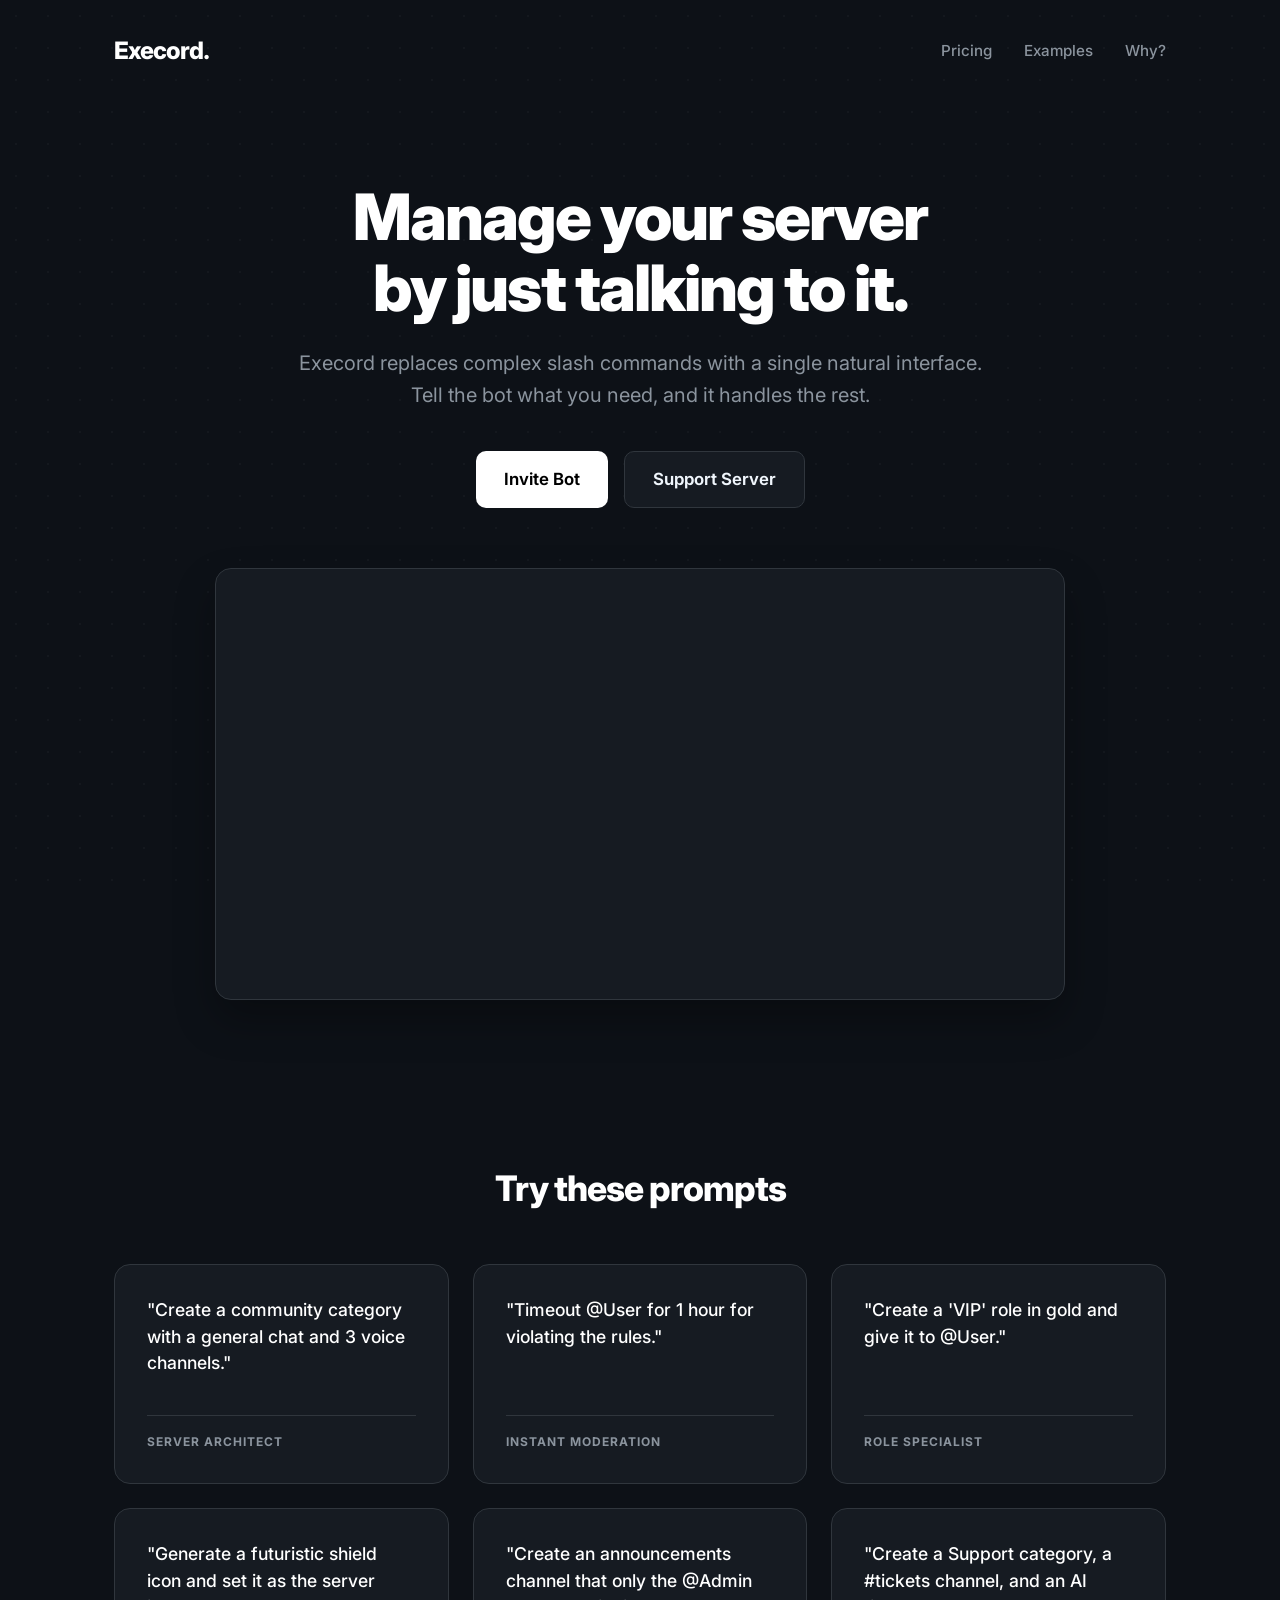
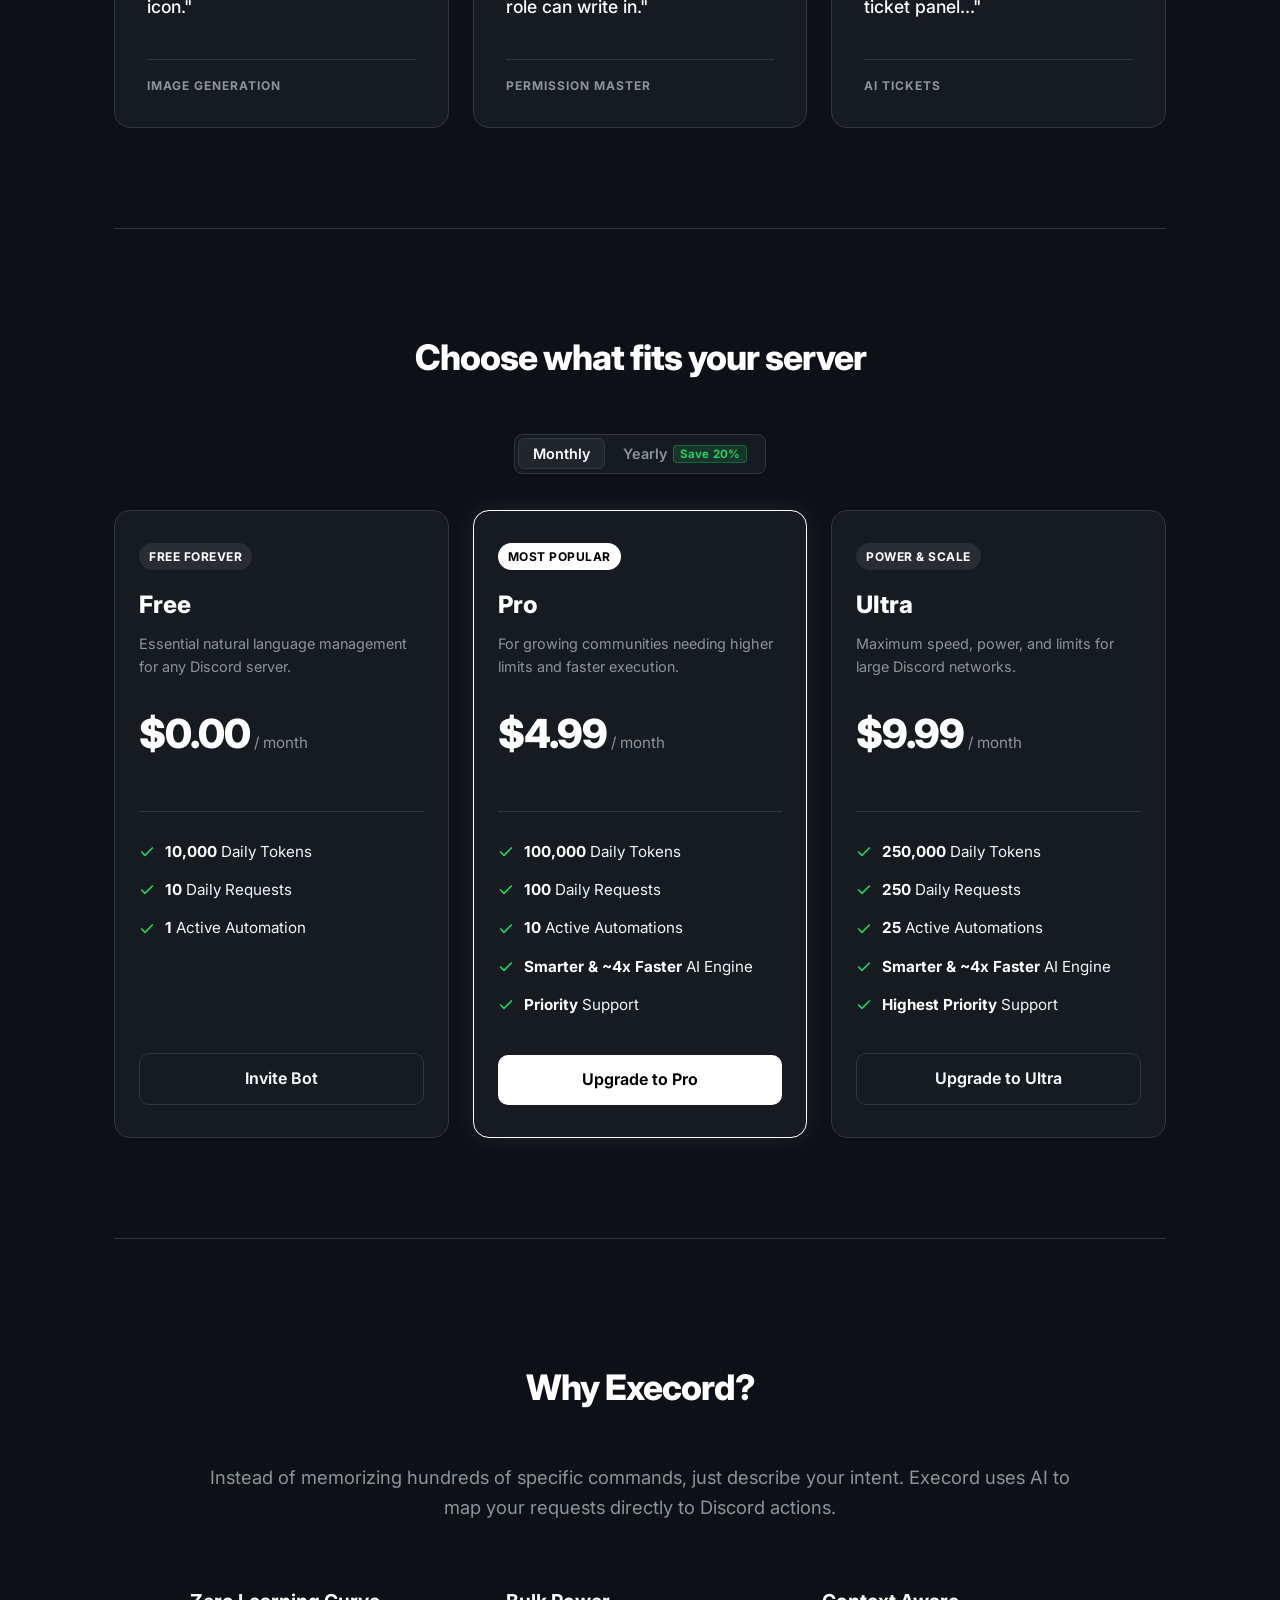
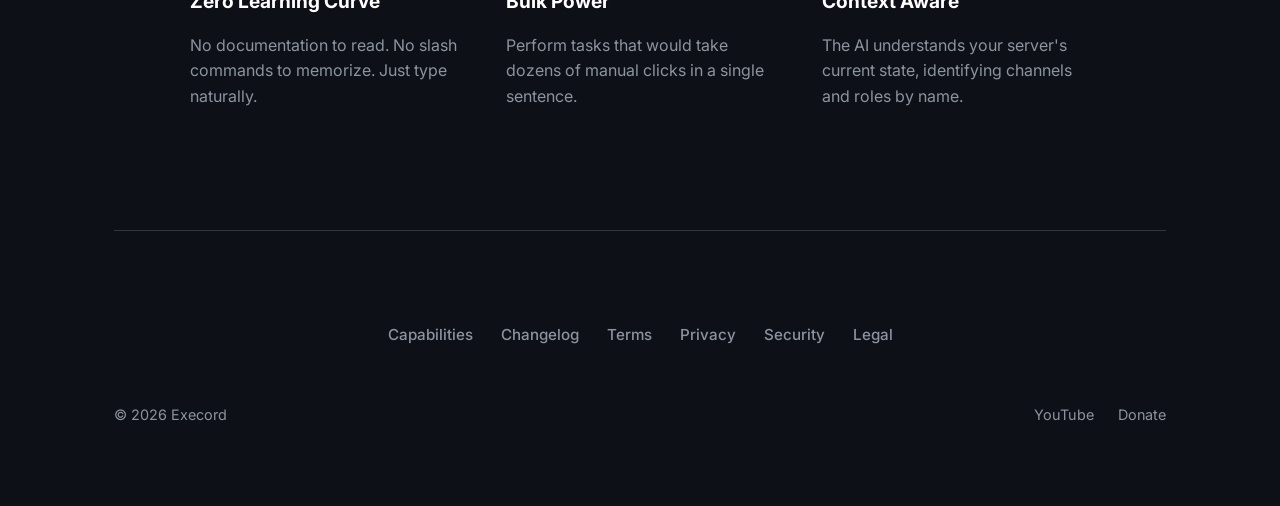
<file: index.html>
<!DOCTYPE html>
<html lang="en">

<head>
    <meta charset="UTF-8">
    <meta name="viewport" content="width=device-width, initial-scale=1.0">
    <title>Execord | Manage your Discord server with natural language</title>
    <meta name="description"
        content="Execord uses natural language to manage your Discord server. Create channels, manage roles, and moderate members by just asking.">
    <meta name="keywords"
        content="Discord automation, natural language Discord, server management, AI bot, Discord AI agent, automatic server setup">
    <link rel="canonical" href="https://ittology.github.io/Execord/">
    <link rel="describedby" href="llms.txt" type="text/markdown">

    <!-- Open Graph / Facebook / Discord Link Previews -->
    <meta property="og:type" content="website">
    <meta property="og:url" content="https://ittology.github.io/Execord/">
    <meta property="og:title" content="Execord | Manage your Discord server with natural language">
    <meta property="og:description"
        content="Replace complex slash commands with natural language. Create channels, manage roles, set permissions, and moderate members by just talking to your bot.">
    <meta property="og:image"
        content="https://cdn.discordapp.com/app-icons/1369325346465517609/af21a42389c4bff77c9f746a78cf100a.png">
    <meta property="og:site_name" content="Execord">

    <!-- Twitter Card metadata -->
    <meta name="twitter:card" content="summary_large_image">
    <meta name="twitter:title" content="Execord | AI Discord Server Automation">
    <meta name="twitter:description"
        content="Manage your Discord server using natural language prompts. Fast, intelligent, and effortless.">
    <meta name="twitter:image"
        content="https://cdn.discordapp.com/app-icons/1369325346465517609/af21a42389c4bff77c9f746a78cf100a.png">

    <!-- Structured Data (Schema.org) for Search Engines & LLM Crawlers -->
    <script type="application/ld+json">
    {
      "@context": "https://schema.org",
      "@graph": [
        {
          "@type": "SoftwareApplication",
          "name": "Execord",
          "operatingSystem": "Discord",
          "applicationCategory": "UtilitiesApplication",
          "url": "https://ittology.github.io/Execord/",
          "image": "https://cdn.discordapp.com/app-icons/1369325346465517609/af21a42389c4bff77c9f746a78cf100a.png",
          "description": "An AI-powered Discord agent that allows server admins to manage channels, roles, permissions, and moderation using natural language.",
          "offers": {
            "@type": "Offer",
            "price": "0",
            "priceCurrency": "USD"
          }
        },
        {
          "@type": "FAQPage",
          "mainEntity": [
            {
              "@type": "Question",
              "name": "What is Execord?",
              "acceptedAnswer": {
                "@type": "Answer",
                "text": "Execord is an AI agent for Discord that lets you manage your server using plain natural language instead of memorizing slash commands."
              }
            },
            {
              "@type": "Question",
              "name": "How do I execute commands with Execord?",
              "acceptedAnswer": {
                "@type": "Answer",
                "text": "Use the /execute command followed by your natural language request, for example: /execute create a community category with a general chat and 3 voice channels."
              }
            },
            {
              "@type": "Question",
              "name": "What permissions does Execord need?",
              "acceptedAnswer": {
                "@type": "Answer",
                "text": "Execord requires Administrator permissions on your Discord server to manage channels, roles, permissions, and moderation actions autonomously."
              }
            }
          ]
        }
      ]
    }
    </script>

    <link rel="icon" type="image/png"
        href="https://cdn.discordapp.com/app-icons/1369325346465517609/af21a42389c4bff77c9f746a78cf100a.png">
    <link rel="preconnect" href="https://fonts.googleapis.com">
    <link rel="preconnect" href="https://fonts.gstatic.com" crossorigin>
    <link href="https://fonts.googleapis.com/css2?family=Inter:wght@400;500;600;700;800&display=swap" rel="stylesheet">
    <link rel="stylesheet" href="assets/style.css">
</head>

<body>
    <div class="loader-bar"></div>
    <div class="dot-grid"></div>

    <div class="container">
        <header>
            <nav aria-label="Main Navigation">
                <a href="#" class="brand" aria-label="Execord Home">Execord.</a>
                <div class="nav-links">
                    <a href="#pricing" class="nav-link">Pricing</a>
                    <a href="#examples" class="nav-link">Examples</a>
                    <a href="#why" class="nav-link">Why?</a>
                </div>
            </nav>
        </header>

        <main>
            <!-- Hero -->
            <section class="hero" aria-labelledby="hero-title">
                <h1 id="hero-title">Manage your server<br>by just talking to it.</h1>
                <p class="subtitle">Execord replaces complex slash commands with a single natural interface. Tell the
                    bot what you need, and it handles the rest.</p>

                <div class="action-buttons">
                    <a href="https://top.gg/bot/1369325346465517609/invite" target="_blank" rel="noopener"
                        class="btn btn-primary" aria-label="Invite Execord to your server">
                        Invite Bot
                    </a>
                    <a href="https://discord.gg/BBJTAsd8jy" target="_blank" rel="noopener" class="btn btn-secondary">
                        Support Server
                    </a>
                </div>

                <div class="video-showcase">
                    <video autoplay muted loop playsinline>
                        <source src="demo.mp4" type="video/mp4">
                    </video>
                </div>
            </section>

            <!-- Examples -->
            <section id="examples" class="examples-section" aria-labelledby="examples-title">
                <h2 id="examples-title" class="section-title">Try these prompts</h2>
                <div class="examples-grid">
                    <article class="example-card">
                        <p class="example-prompt">"Create a community category with a general chat and 3 voice
                            channels."</p>
                        <div class="example-tag">Server Architect</div>
                    </article>
                    <article class="example-card">
                        <p class="example-prompt">"Timeout @User for 1 hour for violating the rules."</p>
                        <div class="example-tag">Instant Moderation</div>
                    </article>
                    <article class="example-card">
                        <p class="example-prompt">"Create a 'VIP' role in gold and give it to @User."</p>
                        <div class="example-tag">Role Specialist</div>
                    </article>
                    <article class="example-card">
                        <p class="example-prompt">"Generate a futuristic shield icon and set it as the server icon."</p>
                        <div class="example-tag">Image Generation</div>
                    </article>
                    <article class="example-card">
                        <p class="example-prompt">"Create an announcements channel that only the @Admin role can write
                            in."</p>
                        <div class="example-tag">Permission Master</div>
                    </article>
                    <article class="example-card"
                        data-full-prompt="Create a 'Support' category, a #tickets channel, and an AI ticket panel with instructions: 'Verification happens in #verify. For partnerships and member reports, tell users to wait for staff.'">
                        <p class="example-prompt">"Create a Support category, a #tickets channel, and an AI ticket
                            panel..."</p>
                        <div class="example-tag">AI Tickets</div>
                    </article>
                </div>
            </section>

            <!-- Pricing -->
            <section id="pricing" class="pricing-section" aria-labelledby="pricing-title">
                <h2 id="pricing-title" class="section-title">Choose what fits your server</h2>

                <!-- Billing Toggle -->
                <div class="pricing-toggle-container">
                    <div class="pricing-toggle-wrapper" role="radiogroup" aria-label="Billing frequency">
                        <button type="button" class="pricing-toggle-btn active" id="toggle-monthly" aria-checked="true"
                            role="radio">
                            Monthly
                        </button>
                        <button type="button" class="pricing-toggle-btn" id="toggle-yearly" aria-checked="false"
                            role="radio">
                            Yearly <span class="toggle-save-badge">Save 20%</span>
                        </button>
                    </div>
                </div>

                <div class="pricing-grid">
                    <!-- Free Tier -->
                    <article class="pricing-card">
                        <div class="pricing-header">
                            <span class="pricing-badge">Free Forever</span>
                            <h3>Free</h3>
                            <p>Essential natural language management for any Discord server.</p>
                            <div class="pricing-price-wrapper">
                                <div class="pricing-price">
                                    <span class="amount">$0.00</span>
                                    <span class="period" data-monthly="/ month" data-yearly="/ year">/ month</span>
                                </div>
                                <div class="pricing-subtext">&nbsp;</div>
                            </div>
                        </div>
                        <ul class="pricing-features">
                            <li><svg viewBox="0 0 24 24" fill="none" stroke="currentColor" stroke-width="2.5"
                                    stroke-linecap="round" stroke-linejoin="round">
                                    <polyline points="20 6 9 17 4 12"></polyline>
                                </svg> <span><strong>10,000</strong> Daily Tokens</span></li>
                            <li><svg viewBox="0 0 24 24" fill="none" stroke="currentColor" stroke-width="2.5"
                                    stroke-linecap="round" stroke-linejoin="round">
                                    <polyline points="20 6 9 17 4 12"></polyline>
                                </svg> <span><strong>10</strong> Daily Requests</span></li>
                            <li><svg viewBox="0 0 24 24" fill="none" stroke="currentColor" stroke-width="2.5"
                                    stroke-linecap="round" stroke-linejoin="round">
                                    <polyline points="20 6 9 17 4 12"></polyline>
                                </svg> <span><strong>1</strong> Active Automation</span></li>
                        </ul>
                        <a href="https://top.gg/bot/1369325346465517609/invite" target="_blank" rel="noopener"
                            class="btn btn-secondary">Invite Bot</a>
                    </article>

                    <!-- Pro Tier (Featured) -->
                    <article class="pricing-card featured">
                        <div class="pricing-header">
                            <span class="pricing-badge">Most Popular</span>
                            <h3>Pro</h3>
                            <p>For growing communities needing higher limits and faster execution.</p>
                            <div class="pricing-price-wrapper">
                                <div class="pricing-price">
                                    <span class="amount" data-monthly="$4.99" data-yearly="$3.99">$4.99</span>
                                    <span class="period">/ month</span>
                                </div>
                                <div class="pricing-subtext" data-monthly="" data-yearly="billed $47.88 / year">&nbsp;
                                </div>
                            </div>
                        </div>
                        <ul class="pricing-features">
                            <li><svg viewBox="0 0 24 24" fill="none" stroke="currentColor" stroke-width="2.5"
                                    stroke-linecap="round" stroke-linejoin="round">
                                    <polyline points="20 6 9 17 4 12"></polyline>
                                </svg> <span><strong>100,000</strong> Daily Tokens</span></li>
                            <li><svg viewBox="0 0 24 24" fill="none" stroke="currentColor" stroke-width="2.5"
                                    stroke-linecap="round" stroke-linejoin="round">
                                    <polyline points="20 6 9 17 4 12"></polyline>
                                </svg> <span><strong>100</strong> Daily Requests</span></li>
                            <li><svg viewBox="0 0 24 24" fill="none" stroke="currentColor" stroke-width="2.5"
                                    stroke-linecap="round" stroke-linejoin="round">
                                    <polyline points="20 6 9 17 4 12"></polyline>
                                </svg> <span><strong>10</strong> Active Automations</span></li>
                            <li><svg viewBox="0 0 24 24" fill="none" stroke="currentColor" stroke-width="2.5"
                                    stroke-linecap="round" stroke-linejoin="round">
                                    <polyline points="20 6 9 17 4 12"></polyline>
                                </svg> <span><strong>Smarter &amp; ~4x Faster</strong> AI Engine</span></li>
                            <li><svg viewBox="0 0 24 24" fill="none" stroke="currentColor" stroke-width="2.5"
                                    stroke-linecap="round" stroke-linejoin="round">
                                    <polyline points="20 6 9 17 4 12"></polyline>
                                </svg> <span><strong>Priority</strong> Support</span></li>
                        </ul>
                        <a id="btn-pro-checkout" href="https://whop.com/checkout/plan_0x0g2aD8ZYln7" target="_blank"
                            rel="noopener" class="btn btn-primary"
                            data-monthly-href="https://whop.com/checkout/plan_0x0g2aD8ZYln7"
                            data-yearly-href="https://whop.com/checkout/plan_CXetM8QmaZhmC">Upgrade to Pro</a>
                    </article>

                    <!-- Ultra Tier -->
                    <article class="pricing-card">
                        <div class="pricing-header">
                            <span class="pricing-badge">Power &amp; Scale</span>
                            <h3>Ultra</h3>
                            <p>Maximum speed, power, and limits for large Discord networks.</p>
                            <div class="pricing-price-wrapper">
                                <div class="pricing-price">
                                    <span class="amount" data-monthly="$9.99" data-yearly="$7.99">$9.99</span>
                                    <span class="period">/ month</span>
                                </div>
                                <div class="pricing-subtext" data-monthly="" data-yearly="billed $95.88 / year">&nbsp;
                                </div>
                            </div>
                        </div>
                        <ul class="pricing-features">
                            <li><svg viewBox="0 0 24 24" fill="none" stroke="currentColor" stroke-width="2.5"
                                    stroke-linecap="round" stroke-linejoin="round">
                                    <polyline points="20 6 9 17 4 12"></polyline>
                                </svg> <span><strong>250,000</strong> Daily Tokens</span></li>
                            <li><svg viewBox="0 0 24 24" fill="none" stroke="currentColor" stroke-width="2.5"
                                    stroke-linecap="round" stroke-linejoin="round">
                                    <polyline points="20 6 9 17 4 12"></polyline>
                                </svg> <span><strong>250</strong> Daily Requests</span></li>
                            <li><svg viewBox="0 0 24 24" fill="none" stroke="currentColor" stroke-width="2.5"
                                    stroke-linecap="round" stroke-linejoin="round">
                                    <polyline points="20 6 9 17 4 12"></polyline>
                                </svg> <span><strong>25</strong> Active Automations</span></li>
                            <li><svg viewBox="0 0 24 24" fill="none" stroke="currentColor" stroke-width="2.5"
                                    stroke-linecap="round" stroke-linejoin="round">
                                    <polyline points="20 6 9 17 4 12"></polyline>
                                </svg> <span><strong>Smarter &amp; ~4x Faster</strong> AI Engine</span></li>
                            <li><svg viewBox="0 0 24 24" fill="none" stroke="currentColor" stroke-width="2.5"
                                    stroke-linecap="round" stroke-linejoin="round">
                                    <polyline points="20 6 9 17 4 12"></polyline>
                                </svg> <span><strong>Highest Priority</strong> Support</span></li>
                        </ul>
                        <a id="btn-ultra-checkout" href="https://whop.com/checkout/plan_fzmWCvSEBQgG6" target="_blank"
                            rel="noopener" class="btn btn-secondary"
                            data-monthly-href="https://whop.com/checkout/plan_fzmWCvSEBQgG6"
                            data-yearly-href="https://whop.com/checkout/plan_6p2Zw9GHG7nyS">Upgrade to Ultra</a>
                    </article>
                </div>
            </section>

            <!-- Why -->
            <section id="why" class="why-section" aria-labelledby="why-title">
                <div class="why-content">
                    <h2 id="why-title" class="section-title">Why Execord?</h2>
                    <p>Instead of memorizing hundreds of specific commands, just describe your intent. Execord uses AI
                        to map your requests directly to Discord actions.</p>
                    <div class="why-grid">
                        <div class="why-item">
                            <h4>Zero Learning Curve</h4>
                            <p>No documentation to read. No slash commands to memorize. Just type naturally.</p>
                        </div>
                        <div class="why-item">
                            <h4>Bulk Power</h4>
                            <p>Perform tasks that would take dozens of manual clicks in a single sentence.</p>
                        </div>
                        <div class="why-item">
                            <h4>Context Aware</h4>
                            <p>The AI understands your server's current state, identifying channels and roles by name.
                            </p>
                        </div>
                    </div>
                </div>
            </section>
        </main>

        <footer>
            <nav class="footer-nav" aria-label="Footer Navigation">
                <a href="FEATURES.html">Capabilities</a>
                <a href="CHANGELOG.html">Changelog</a>
                <a href="TERMS.html">Terms</a>
                <a href="PRIVACY.html">Privacy</a>
                <a href="SECURITY.html">Security</a>
                <a href="LEGAL.html">Legal</a>
            </nav>
            <div class="footer-content">
                <p>&copy; 2026 Execord</p>
                <div class="footer-links">
                    <a href="https://youtube.com/@ittology" target="_blank" rel="noopener">YouTube</a>
                    <a href="https://ko-fi.com/ittology" target="_blank" rel="noopener">Donate</a>
                </div>
            </div>
        </footer>
    </div>
    <script>
        document.querySelectorAll('.example-card').forEach(card => {
            card.style.cursor = 'pointer';
            card.title = 'Click to copy command';

            card.addEventListener('click', async () => {
                const promptElement = card.querySelector('.example-prompt');
                const tagElement = card.querySelector('.example-tag');

                let text = card.dataset.fullPrompt || promptElement.textContent.trim().replace(/\s+/g, ' ');
                if (text.startsWith('"') && text.endsWith('"')) {
                    text = text.substring(1, text.length - 1);
                }

                const command = `/execute prompt:${text}`;

                try {
                    await navigator.clipboard.writeText(command);

                    const originalTagText = tagElement.dataset.originalText || tagElement.textContent;
                    tagElement.dataset.originalText = originalTagText;

                    tagElement.textContent = 'Copied to clipboard!';
                    tagElement.style.color = '#23d160';

                    setTimeout(() => {
                        tagElement.textContent = originalTagText;
                        tagElement.style.color = '';
                    }, 2000);
                } catch (err) {
                    console.error('Failed to copy text:', err);
                }
            });
        });

        // Billing Toggle Logic (Monthly vs. Yearly)
        const toggleMonthly = document.getElementById('toggle-monthly');
        const toggleYearly = document.getElementById('toggle-yearly');

        if (toggleMonthly && toggleYearly) {
            const updateBillingPeriod = (isYearly) => {
                toggleMonthly.classList.toggle('active', !isYearly);
                toggleMonthly.setAttribute('aria-checked', (!isYearly).toString());
                toggleYearly.classList.toggle('active', isYearly);
                toggleYearly.setAttribute('aria-checked', isYearly.toString());

                // Update amounts
                document.querySelectorAll('.pricing-price .amount').forEach(el => {
                    if (el.dataset.monthly && el.dataset.yearly) {
                        el.textContent = isYearly ? el.dataset.yearly : el.dataset.monthly;
                    }
                });

                // Update periods
                document.querySelectorAll('.pricing-price .period').forEach(el => {
                    if (el.dataset.monthly && el.dataset.yearly) {
                        el.textContent = isYearly ? el.dataset.yearly : el.dataset.monthly;
                    }
                });

                // Update subtexts
                document.querySelectorAll('.pricing-subtext').forEach(el => {
                    if (el.dataset.yearly !== undefined) {
                        el.textContent = isYearly ? el.dataset.yearly : (el.dataset.monthly || '\u00A0');
                    }
                });

                // Update checkout buttons
                const btnPro = document.getElementById('btn-pro-checkout');
                if (btnPro && btnPro.dataset.monthlyHref && btnPro.dataset.yearlyHref) {
                    btnPro.href = isYearly ? btnPro.dataset.yearlyHref : btnPro.dataset.monthlyHref;
                }

                const btnUltra = document.getElementById('btn-ultra-checkout');
                if (btnUltra && btnUltra.dataset.monthlyHref && btnUltra.dataset.yearlyHref) {
                    btnUltra.href = isYearly ? btnUltra.dataset.yearlyHref : btnUltra.dataset.monthlyHref;
                }
            };

            toggleMonthly.addEventListener('click', () => updateBillingPeriod(false));
            toggleYearly.addEventListener('click', () => updateBillingPeriod(true));
        }
    </script>
</body>

</html>
</file>
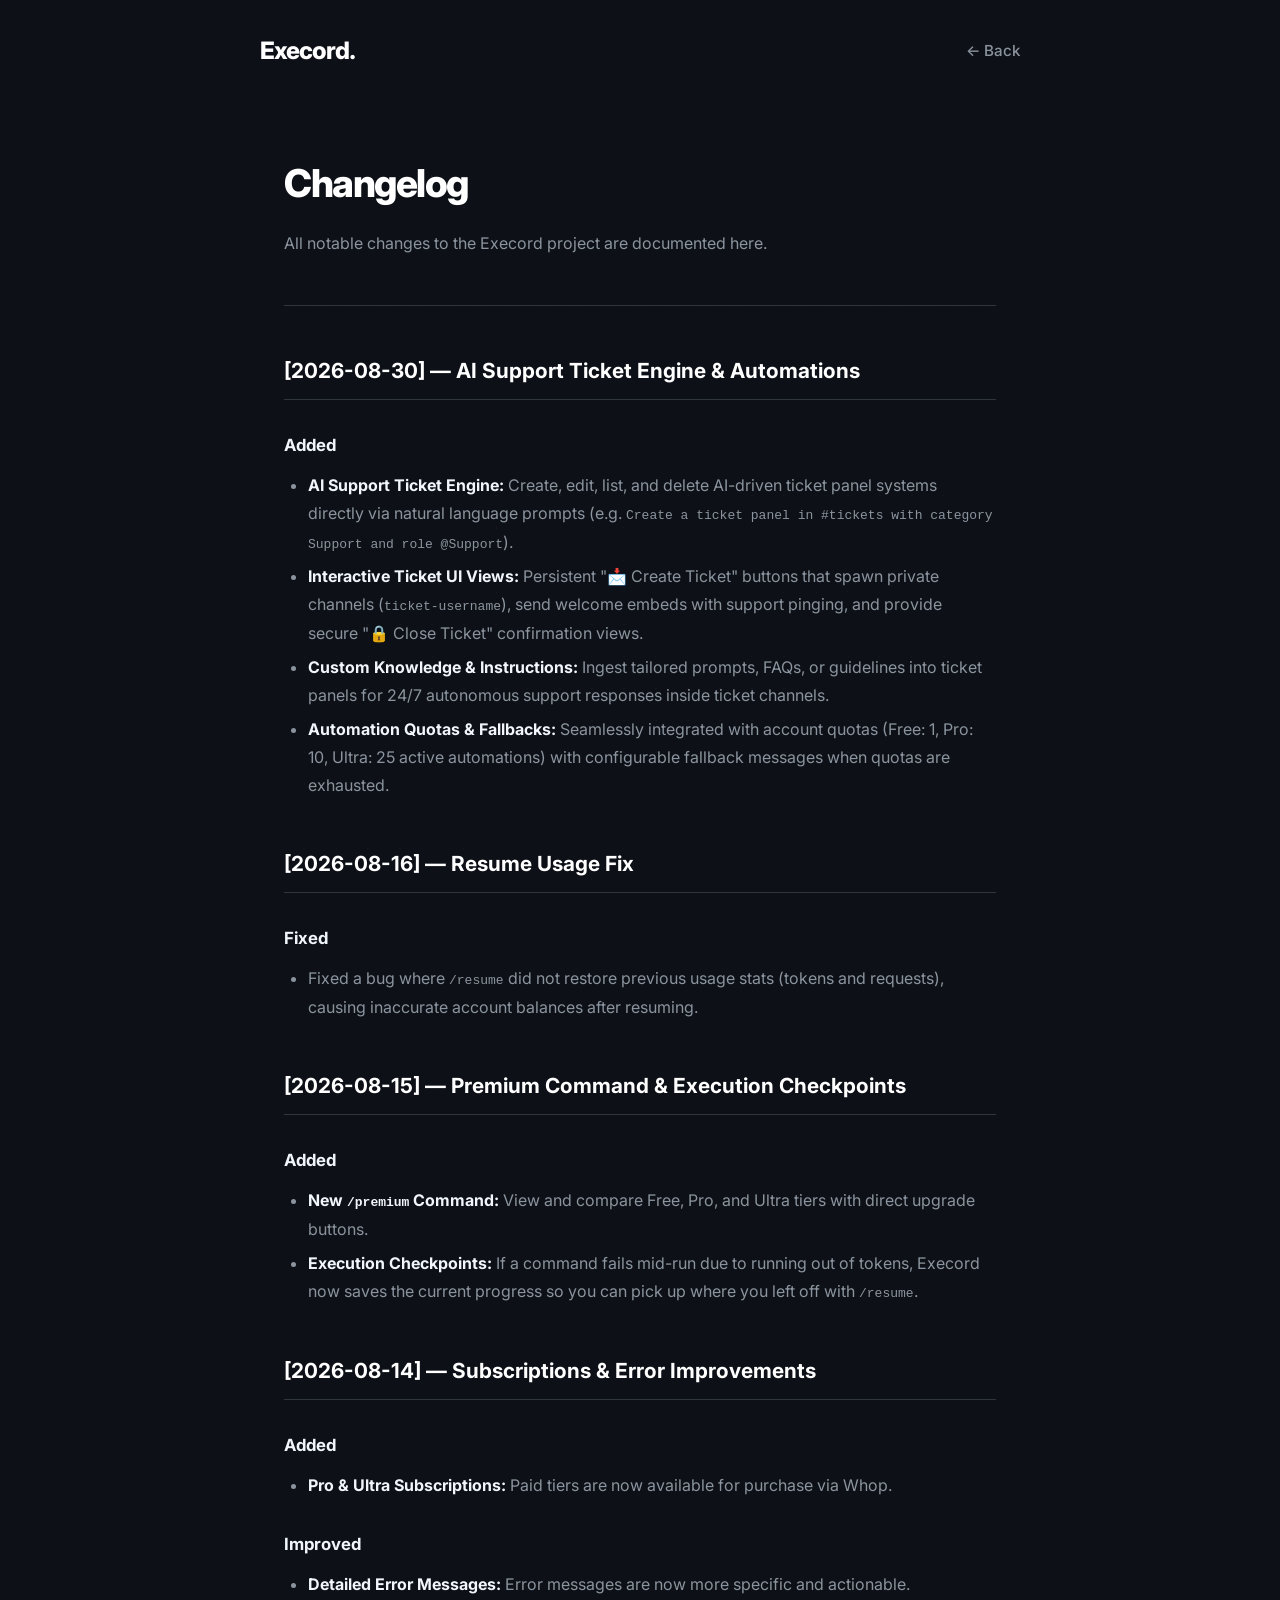
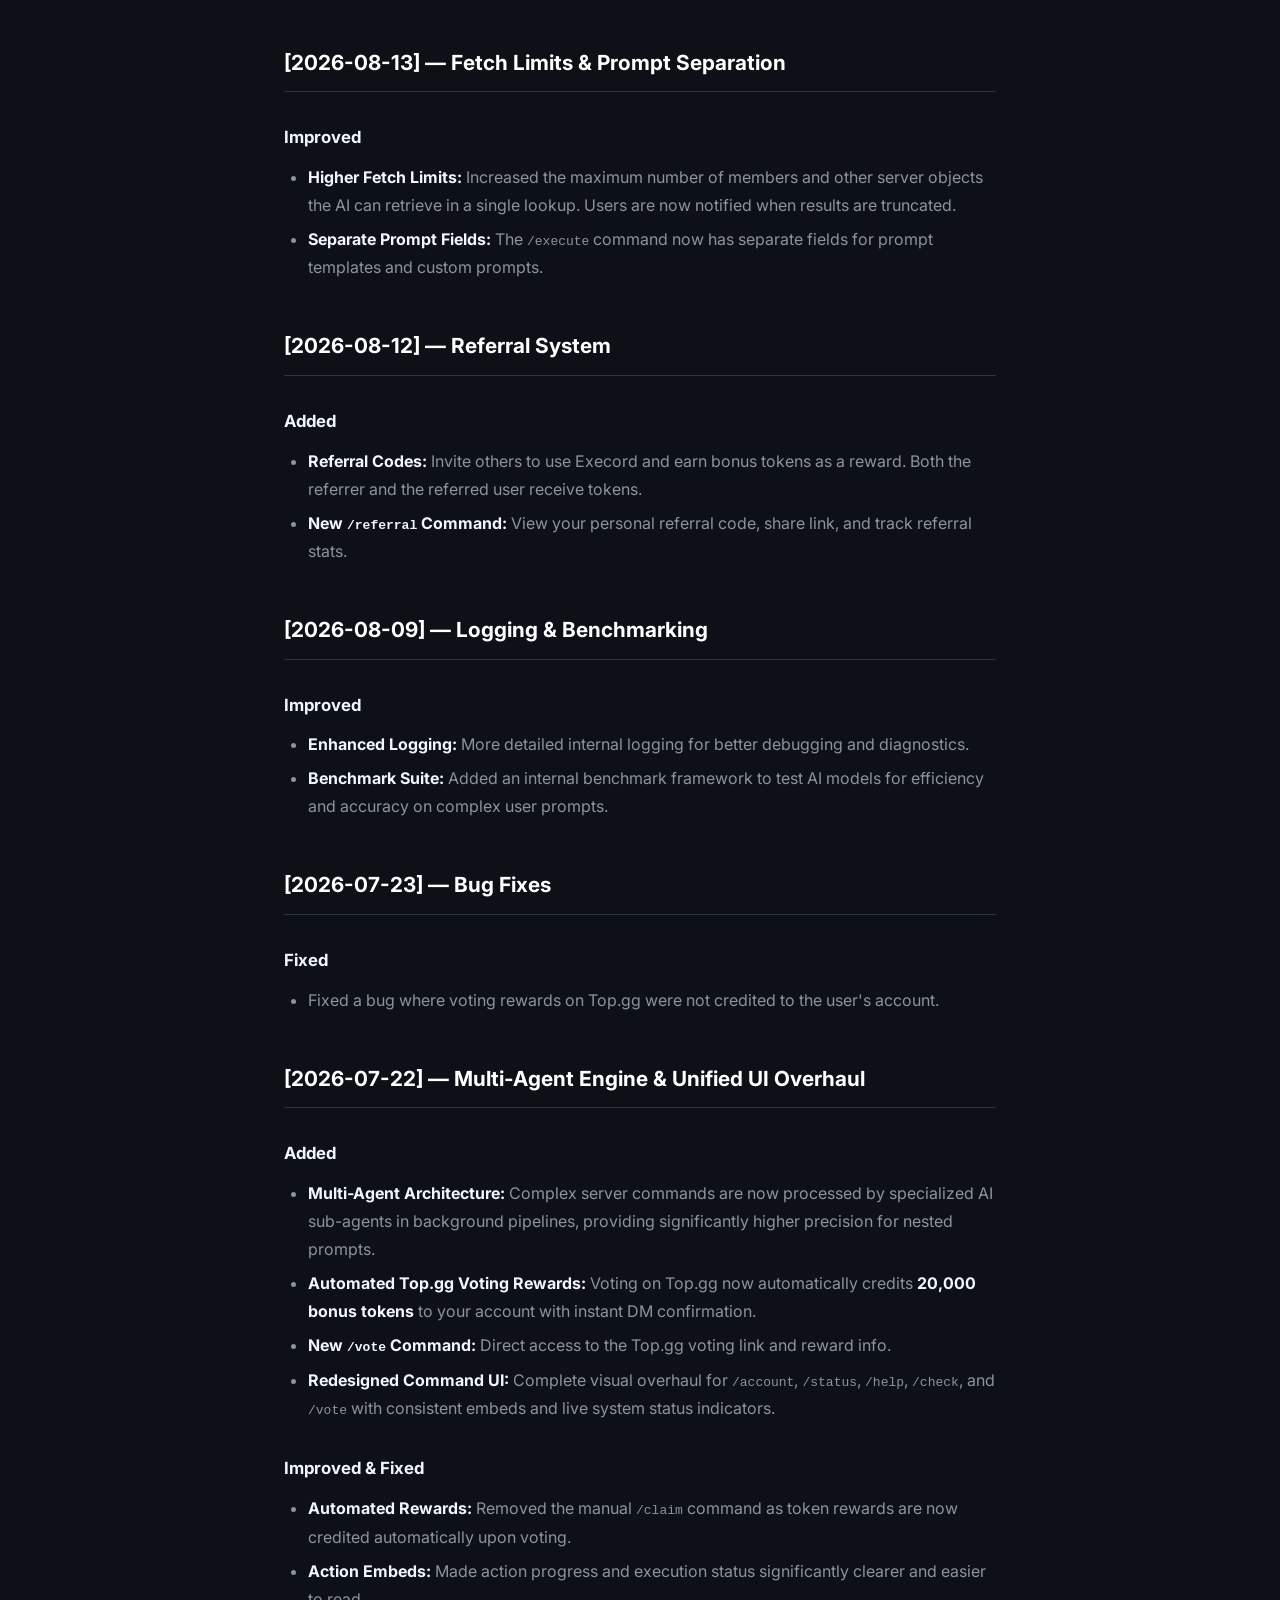
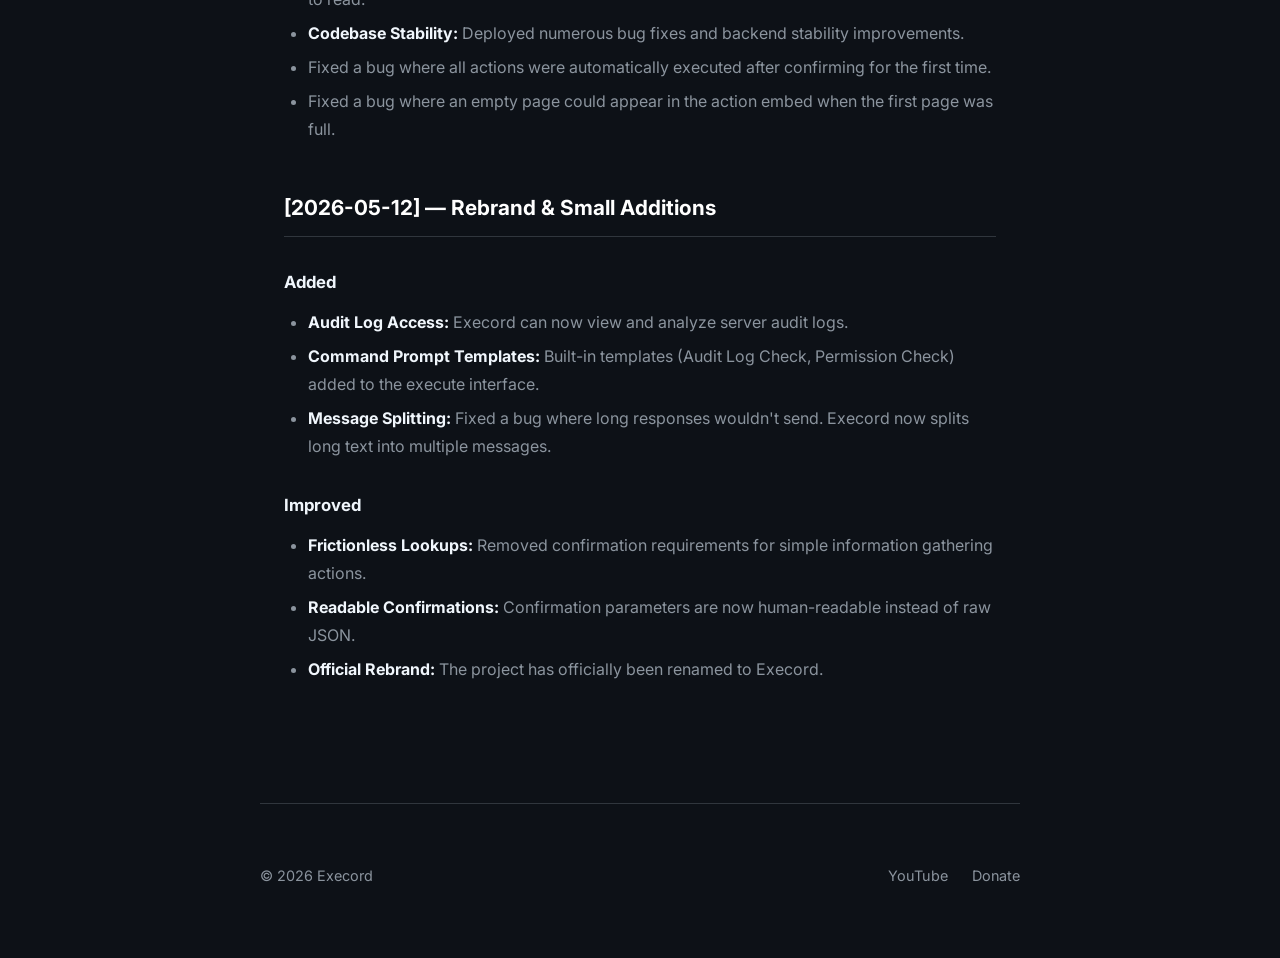
<file: CHANGELOG.html>
<!DOCTYPE html>
<html lang="en">
<head>
    <meta charset="UTF-8">
    <meta name="viewport" content="width=device-width, initial-scale=1.0">
    <title>Changelog — Execord AI Agent</title>
    <link rel="icon" type="image/png" href="https://cdn.discordapp.com/app-icons/1369325346465517609/af21a42389c4bff77c9f746a78cf100a.png">
    <link rel="preconnect" href="https://fonts.googleapis.com">
    <link rel="preconnect" href="https://fonts.gstatic.com" crossorigin>
    <link href="https://fonts.googleapis.com/css2?family=Inter:wght@400;500;600;700;800&display=swap" rel="stylesheet">
    <link rel="stylesheet" href="assets/style.css">
    <link rel="stylesheet" href="assets/doc.css">
</head>
<body>
    <div class="dot-grid"></div>
    <div class="container">
        <header>
            <nav>
                <a href="index.html" class="brand">Execord.</a>
                <a href="index.html" class="nav-back">← Back</a>
            </nav>
        </header>

        <main class="doc-content">
            <h1>Changelog</h1>
            <p>All notable changes to the Execord project are documented here.</p>

            <hr>

            <section class="changelog-entry">
                <h2>[2026-08-30] — AI Support Ticket Engine &amp; Automations</h2>
                <h3>Added</h3>
                <ul>
                    <li><strong>AI Support Ticket Engine:</strong> Create, edit, list, and delete AI-driven ticket panel systems directly via natural language prompts (e.g. <code>Create a ticket panel in #tickets with category Support and role @Support</code>).</li>
                    <li><strong>Interactive Ticket UI Views:</strong> Persistent "📩 Create Ticket" buttons that spawn private channels (<code>ticket-username</code>), send welcome embeds with support pinging, and provide secure "🔒 Close Ticket" confirmation views.</li>
                    <li><strong>Custom Knowledge &amp; Instructions:</strong> Ingest tailored prompts, FAQs, or guidelines into ticket panels for 24/7 autonomous support responses inside ticket channels.</li>
                    <li><strong>Automation Quotas &amp; Fallbacks:</strong> Seamlessly integrated with account quotas (Free: 1, Pro: 10, Ultra: 25 active automations) with configurable fallback messages when quotas are exhausted.</li>
                </ul>
            </section>

            <section class="changelog-entry">
                <h2>[2026-08-16] — Resume Usage Fix</h2>
                <h3>Fixed</h3>
                <ul>
                    <li>Fixed a bug where <code>/resume</code> did not restore previous usage stats (tokens and requests), causing inaccurate account balances after resuming.</li>
                </ul>
            </section>

            <section class="changelog-entry">
                <h2>[2026-08-15] — Premium Command &amp; Execution Checkpoints</h2>
                <h3>Added</h3>
                <ul>
                    <li><strong>New <code>/premium</code> Command:</strong> View and compare Free, Pro, and Ultra tiers with direct upgrade buttons.</li>
                    <li><strong>Execution Checkpoints:</strong> If a command fails mid-run due to running out of tokens, Execord now saves the current progress so you can pick up where you left off with <code>/resume</code>.</li>
                </ul>
            </section>

            <section class="changelog-entry">
                <h2>[2026-08-14] — Subscriptions &amp; Error Improvements</h2>
                <h3>Added</h3>
                <ul>
                    <li><strong>Pro &amp; Ultra Subscriptions:</strong> Paid tiers are now available for purchase via Whop.</li>
                </ul>
                <h3>Improved</h3>
                <ul>
                    <li><strong>Detailed Error Messages:</strong> Error messages are now more specific and actionable.</li>
                </ul>
            </section>

            <section class="changelog-entry">
                <h2>[2026-08-13] — Fetch Limits &amp; Prompt Separation</h2>
                <h3>Improved</h3>
                <ul>
                    <li><strong>Higher Fetch Limits:</strong> Increased the maximum number of members and other server objects the AI can retrieve in a single lookup. Users are now notified when results are truncated.</li>
                    <li><strong>Separate Prompt Fields:</strong> The <code>/execute</code> command now has separate fields for prompt templates and custom prompts.</li>
                </ul>
            </section>

            <section class="changelog-entry">
                <h2>[2026-08-12] — Referral System</h2>
                <h3>Added</h3>
                <ul>
                    <li><strong>Referral Codes:</strong> Invite others to use Execord and earn bonus tokens as a reward. Both the referrer and the referred user receive tokens.</li>
                    <li><strong>New <code>/referral</code> Command:</strong> View your personal referral code, share link, and track referral stats.</li>
                </ul>
            </section>

            <section class="changelog-entry">
                <h2>[2026-08-09] — Logging &amp; Benchmarking</h2>
                <h3>Improved</h3>
                <ul>
                    <li><strong>Enhanced Logging:</strong> More detailed internal logging for better debugging and diagnostics.</li>
                    <li><strong>Benchmark Suite:</strong> Added an internal benchmark framework to test AI models for efficiency and accuracy on complex user prompts.</li>
                </ul>
            </section>

            <section class="changelog-entry">
                <h2>[2026-07-23] — Bug Fixes</h2>
                <h3>Fixed</h3>
                <ul>
                    <li>Fixed a bug where voting rewards on Top.gg were not credited to the user's account.</li>
                </ul>
            </section>

            <section class="changelog-entry">
                <h2>[2026-07-22] — Multi-Agent Engine &amp; Unified UI Overhaul</h2>
                <h3>Added</h3>
                <ul>
                    <li><strong>Multi-Agent Architecture:</strong> Complex server commands are now processed by specialized AI sub-agents in background pipelines, providing significantly higher precision for nested prompts.</li>
                    <li><strong>Automated Top.gg Voting Rewards:</strong> Voting on Top.gg now automatically credits <strong>20,000 bonus tokens</strong> to your account with instant DM confirmation.</li>
                    <li><strong>New <code>/vote</code> Command:</strong> Direct access to the Top.gg voting link and reward info.</li>
                    <li><strong>Redesigned Command UI:</strong> Complete visual overhaul for <code>/account</code>, <code>/status</code>, <code>/help</code>, <code>/check</code>, and <code>/vote</code> with consistent embeds and live system status indicators.</li>
                </ul>
                <h3>Improved &amp; Fixed</h3>
                <ul>
                    <li><strong>Automated Rewards:</strong> Removed the manual <code>/claim</code> command as token rewards are now credited automatically upon voting.</li>
                    <li><strong>Action Embeds:</strong> Made action progress and execution status significantly clearer and easier to read.</li>
                    <li><strong>Codebase Stability:</strong> Deployed numerous bug fixes and backend stability improvements.</li>
                    <li>Fixed a bug where all actions were automatically executed after confirming for the first time.</li>
                    <li>Fixed a bug where an empty page could appear in the action embed when the first page was full.</li>
                </ul>
            </section>

            <section class="changelog-entry">
                <h2>[2026-05-12] — Rebrand &amp; Small Additions</h2>
                <h3>Added</h3>
                <ul>
                    <li><strong>Audit Log Access:</strong> Execord can now view and analyze server audit logs.</li>
                    <li><strong>Command Prompt Templates:</strong> Built-in templates (Audit Log Check, Permission Check) added to the execute interface.</li>
                    <li><strong>Message Splitting:</strong> Fixed a bug where long responses wouldn't send. Execord now splits long text into multiple messages.</li>
                </ul>
                <h3>Improved</h3>
                <ul>
                    <li><strong>Frictionless Lookups:</strong> Removed confirmation requirements for simple information gathering actions.</li>
                    <li><strong>Readable Confirmations:</strong> Confirmation parameters are now human-readable instead of raw JSON.</li>
                    <li><strong>Official Rebrand:</strong> The project has officially been renamed to Execord.</li>
                </ul>
            </section>
        </main>

        <footer>
            <div class="footer-content">
                <p>&copy; 2026 Execord</p>
                <div class="footer-links">
                    <a href="https://youtube.com/@ittology" target="_blank" rel="noopener">YouTube</a>
                    <a href="https://ko-fi.com/ittology" target="_blank" rel="noopener">Donate</a>
                </div>
            </div>
        </footer>
    </div>
</body>
</html>
</file>
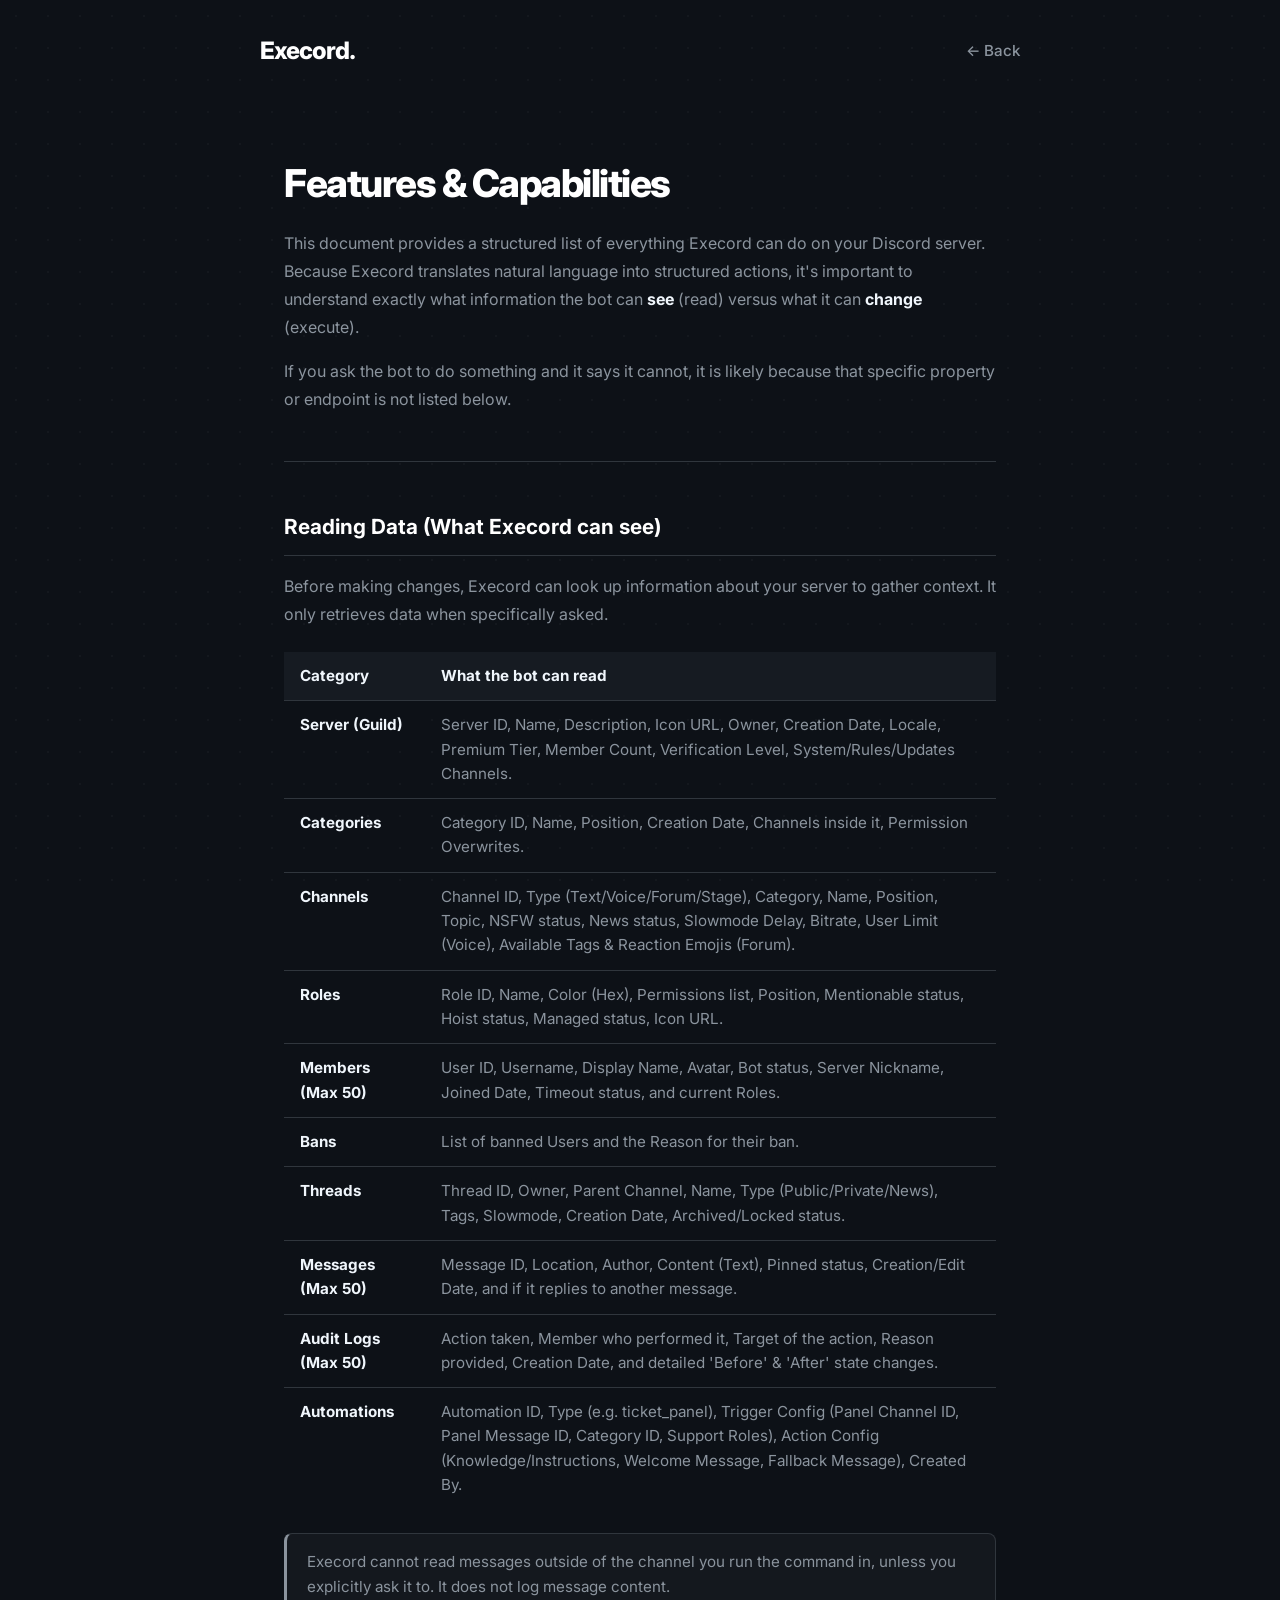
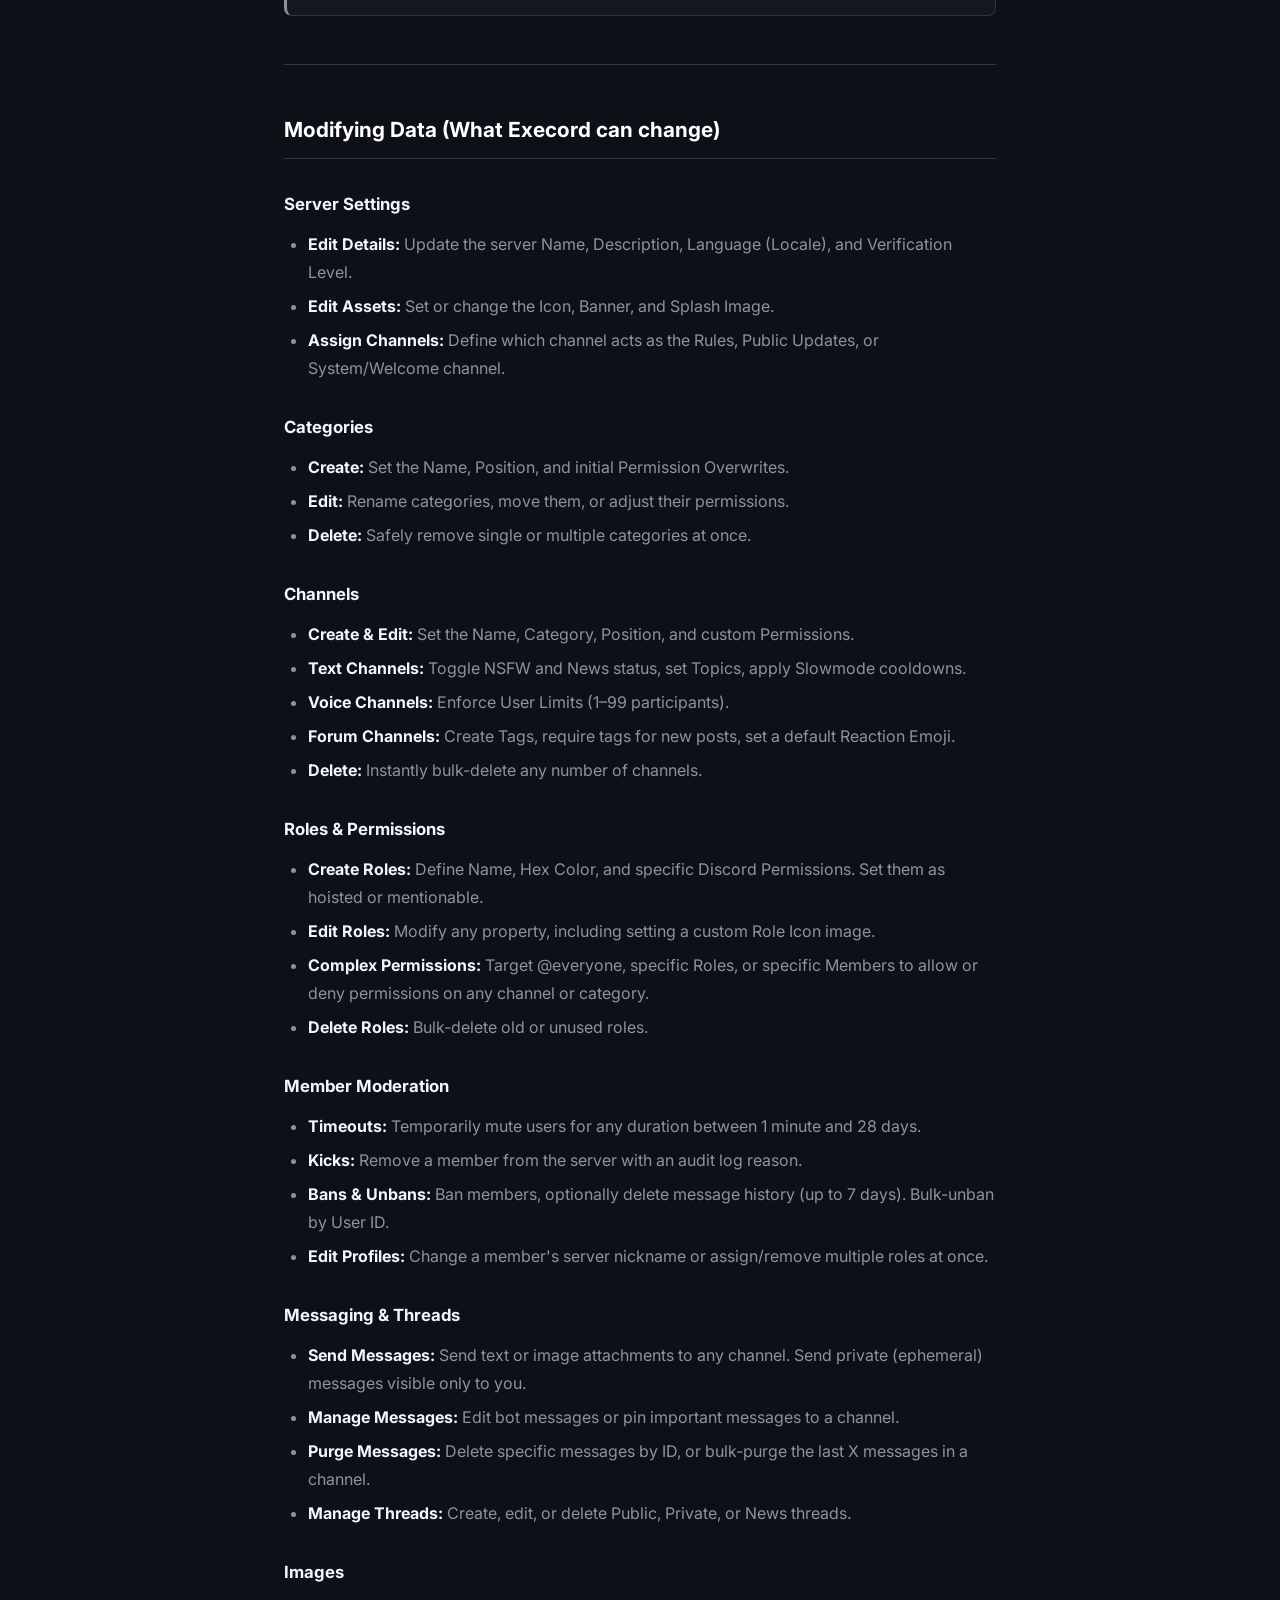
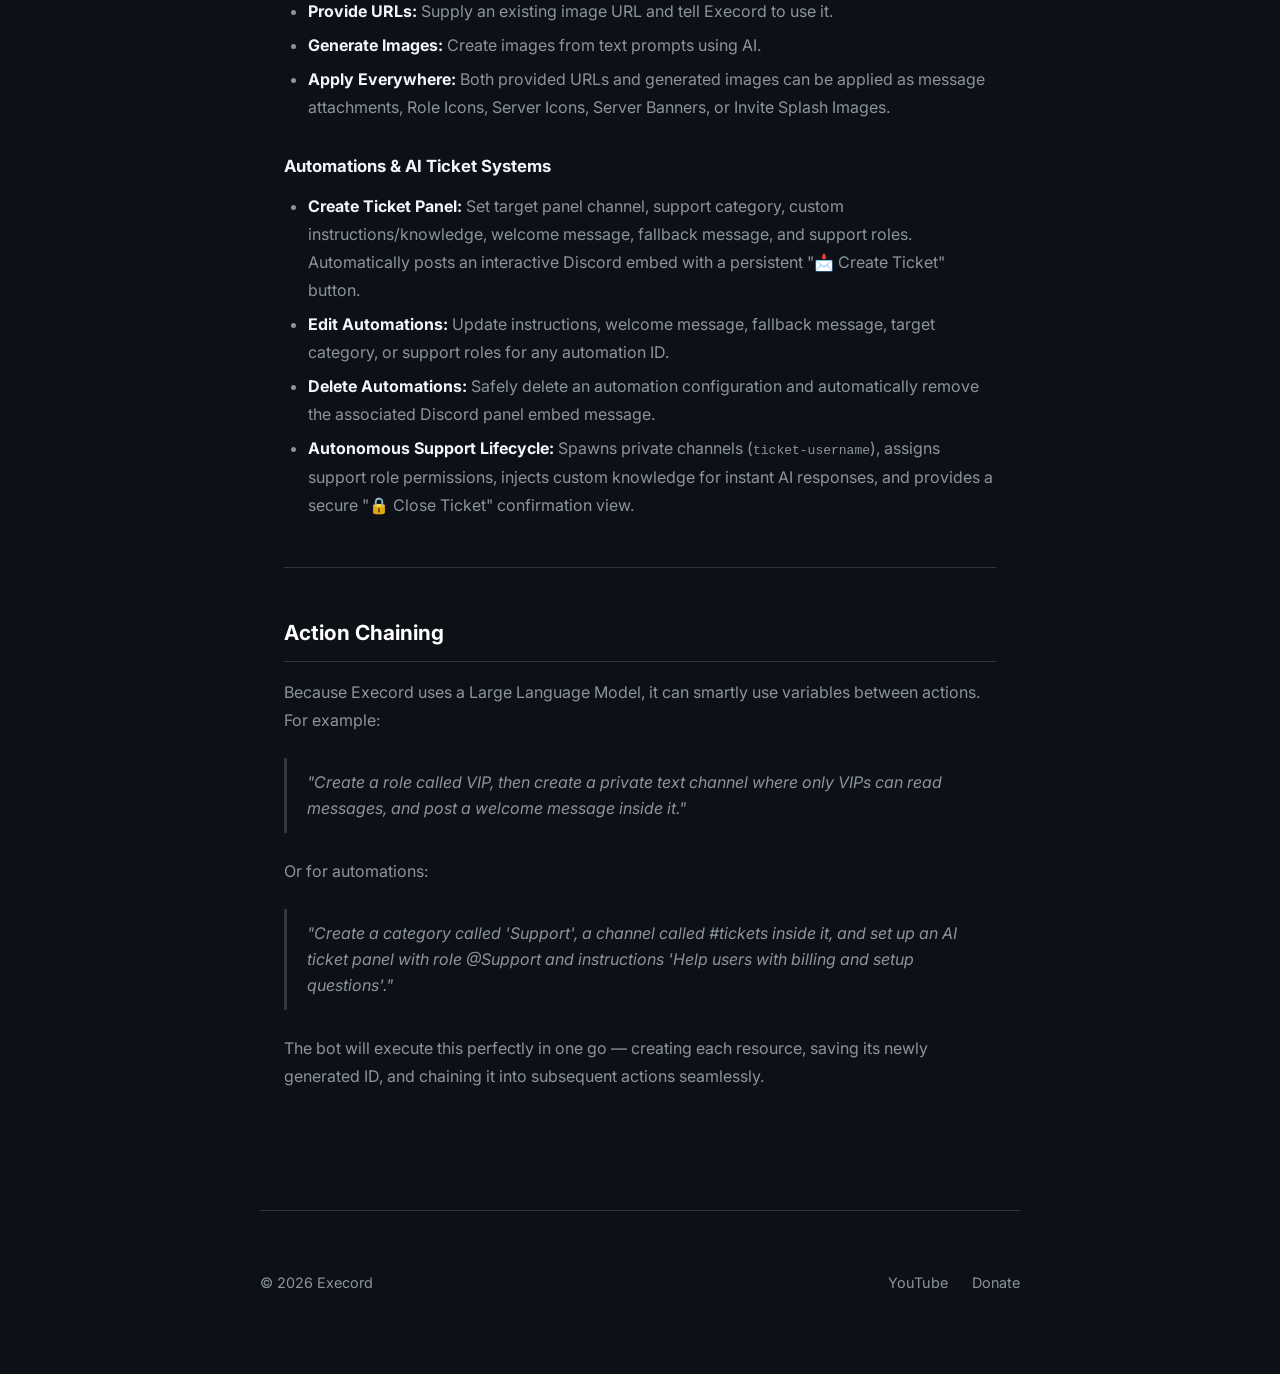
<file: FEATURES.html>
<!DOCTYPE html>
<html lang="en">
<head>
    <meta charset="UTF-8">
    <meta name="viewport" content="width=device-width, initial-scale=1.0">
    <title>Capabilities — Execord AI Agent</title>
    <meta name="description" content="Detailed reference of Execord features: reading server structure, channels, roles, members, audit logs, and modifying Discord settings via natural language AI.">
    <link rel="canonical" href="https://ittology.github.io/Execord/FEATURES.html">
    <link rel="describedby" href="llms.txt" type="text/markdown">
    <meta property="og:title" content="Execord Features & Capabilities">
    <meta property="og:description" content="Explore everything Execord can read and modify on your Discord server using AI intent interpretation.">
    <meta property="og:url" content="https://ittology.github.io/Execord/FEATURES.html">
    <link rel="icon" type="image/png" href="https://cdn.discordapp.com/app-icons/1369325346465517609/af21a42389c4bff77c9f746a78cf100a.png">
    <link rel="preconnect" href="https://fonts.googleapis.com">
    <link rel="preconnect" href="https://fonts.gstatic.com" crossorigin>
    <link href="https://fonts.googleapis.com/css2?family=Inter:wght@400;500;600;700;800&display=swap" rel="stylesheet">
    <link rel="stylesheet" href="assets/style.css">
    <link rel="stylesheet" href="assets/doc.css">
</head>
<body>
    <div class="dot-grid"></div>
    <div class="container">
        <header>
            <nav>
                <a href="index.html" class="brand">Execord.</a>
                <a href="index.html" class="nav-back">← Back</a>
            </nav>
        </header>

        <main class="doc-content">
            <h1>Features &amp; Capabilities</h1>
            <p>This document provides a structured list of everything Execord can do on your Discord server. Because Execord translates natural language into structured actions, it's important to understand exactly what information the bot can <strong>see</strong> (read) versus what it can <strong>change</strong> (execute).</p>
            <p>If you ask the bot to do something and it says it cannot, it is likely because that specific property or endpoint is not listed below.</p>

            <hr>

            <h2>Reading Data (What Execord can see)</h2>
            <p>Before making changes, Execord can look up information about your server to gather context. It only retrieves data when specifically asked.</p>

            <table>
                <thead>
                    <tr><th>Category</th><th>What the bot can read</th></tr>
                </thead>
                <tbody>
                    <tr><td><strong>Server (Guild)</strong></td><td>Server ID, Name, Description, Icon URL, Owner, Creation Date, Locale, Premium Tier, Member Count, Verification Level, System/Rules/Updates Channels.</td></tr>
                    <tr><td><strong>Categories</strong></td><td>Category ID, Name, Position, Creation Date, Channels inside it, Permission Overwrites.</td></tr>
                    <tr><td><strong>Channels</strong></td><td>Channel ID, Type (Text/Voice/Forum/Stage), Category, Name, Position, Topic, NSFW status, News status, Slowmode Delay, Bitrate, User Limit (Voice), Available Tags &amp; Reaction Emojis (Forum).</td></tr>
                    <tr><td><strong>Roles</strong></td><td>Role ID, Name, Color (Hex), Permissions list, Position, Mentionable status, Hoist status, Managed status, Icon URL.</td></tr>
                    <tr><td><strong>Members (Max 50)</strong></td><td>User ID, Username, Display Name, Avatar, Bot status, Server Nickname, Joined Date, Timeout status, and current Roles.</td></tr>
                    <tr><td><strong>Bans</strong></td><td>List of banned Users and the Reason for their ban.</td></tr>
                    <tr><td><strong>Threads</strong></td><td>Thread ID, Owner, Parent Channel, Name, Type (Public/Private/News), Tags, Slowmode, Creation Date, Archived/Locked status.</td></tr>
                    <tr><td><strong>Messages (Max 50)</strong></td><td>Message ID, Location, Author, Content (Text), Pinned status, Creation/Edit Date, and if it replies to another message.</td></tr>
                    <tr><td><strong>Audit Logs (Max 50)</strong></td><td>Action taken, Member who performed it, Target of the action, Reason provided, Creation Date, and detailed 'Before' &amp; 'After' state changes.</td></tr>
                    <tr><td><strong>Automations</strong></td><td>Automation ID, Type (e.g. ticket_panel), Trigger Config (Panel Channel ID, Panel Message ID, Category ID, Support Roles), Action Config (Knowledge/Instructions, Welcome Message, Fallback Message), Created By.</td></tr>
                </tbody>
            </table>

            <div class="doc-note">Execord cannot read messages outside of the channel you run the command in, unless you explicitly ask it to. It does not log message content.</div>

            <hr>

            <h2>Modifying Data (What Execord can change)</h2>

            <h3>Server Settings</h3>
            <ul>
                <li><strong>Edit Details:</strong> Update the server Name, Description, Language (Locale), and Verification Level.</li>
                <li><strong>Edit Assets:</strong> Set or change the Icon, Banner, and Splash Image.</li>
                <li><strong>Assign Channels:</strong> Define which channel acts as the Rules, Public Updates, or System/Welcome channel.</li>
            </ul>

            <h3>Categories</h3>
            <ul>
                <li><strong>Create:</strong> Set the Name, Position, and initial Permission Overwrites.</li>
                <li><strong>Edit:</strong> Rename categories, move them, or adjust their permissions.</li>
                <li><strong>Delete:</strong> Safely remove single or multiple categories at once.</li>
            </ul>

            <h3>Channels</h3>
            <ul>
                <li><strong>Create &amp; Edit:</strong> Set the Name, Category, Position, and custom Permissions.</li>
                <li><strong>Text Channels:</strong> Toggle NSFW and News status, set Topics, apply Slowmode cooldowns.</li>
                <li><strong>Voice Channels:</strong> Enforce User Limits (1–99 participants).</li>
                <li><strong>Forum Channels:</strong> Create Tags, require tags for new posts, set a default Reaction Emoji.</li>
                <li><strong>Delete:</strong> Instantly bulk-delete any number of channels.</li>
            </ul>

            <h3>Roles &amp; Permissions</h3>
            <ul>
                <li><strong>Create Roles:</strong> Define Name, Hex Color, and specific Discord Permissions. Set them as hoisted or mentionable.</li>
                <li><strong>Edit Roles:</strong> Modify any property, including setting a custom Role Icon image.</li>
                <li><strong>Complex Permissions:</strong> Target @everyone, specific Roles, or specific Members to allow or deny permissions on any channel or category.</li>
                <li><strong>Delete Roles:</strong> Bulk-delete old or unused roles.</li>
            </ul>

            <h3>Member Moderation</h3>
            <ul>
                <li><strong>Timeouts:</strong> Temporarily mute users for any duration between 1 minute and 28 days.</li>
                <li><strong>Kicks:</strong> Remove a member from the server with an audit log reason.</li>
                <li><strong>Bans &amp; Unbans:</strong> Ban members, optionally delete message history (up to 7 days). Bulk-unban by User ID.</li>
                <li><strong>Edit Profiles:</strong> Change a member's server nickname or assign/remove multiple roles at once.</li>
            </ul>

            <h3>Messaging &amp; Threads</h3>
            <ul>
                <li><strong>Send Messages:</strong> Send text or image attachments to any channel. Send private (ephemeral) messages visible only to you.</li>
                <li><strong>Manage Messages:</strong> Edit bot messages or pin important messages to a channel.</li>
                <li><strong>Purge Messages:</strong> Delete specific messages by ID, or bulk-purge the last X messages in a channel.</li>
                <li><strong>Manage Threads:</strong> Create, edit, or delete Public, Private, or News threads.</li>
            </ul>

            <h3>Images</h3>
            <ul>
                <li><strong>Provide URLs:</strong> Supply an existing image URL and tell Execord to use it.</li>
                <li><strong>Generate Images:</strong> Create images from text prompts using AI.</li>
                <li><strong>Apply Everywhere:</strong> Both provided URLs and generated images can be applied as message attachments, Role Icons, Server Icons, Server Banners, or Invite Splash Images.</li>
            </ul>

            <h3>Automations &amp; AI Ticket Systems</h3>
            <ul>
                <li><strong>Create Ticket Panel:</strong> Set target panel channel, support category, custom instructions/knowledge, welcome message, fallback message, and support roles. Automatically posts an interactive Discord embed with a persistent "📩 Create Ticket" button.</li>
                <li><strong>Edit Automations:</strong> Update instructions, welcome message, fallback message, target category, or support roles for any automation ID.</li>
                <li><strong>Delete Automations:</strong> Safely delete an automation configuration and automatically remove the associated Discord panel embed message.</li>
                <li><strong>Autonomous Support Lifecycle:</strong> Spawns private channels (<code>ticket-username</code>), assigns support role permissions, injects custom knowledge for instant AI responses, and provides a secure "🔒 Close Ticket" confirmation view.</li>
            </ul>

            <hr>

            <h2>Action Chaining</h2>
            <p>Because Execord uses a Large Language Model, it can smartly use variables between actions. For example:</p>
            <blockquote>"Create a role called VIP, then create a private text channel where only VIPs can read messages, and post a welcome message inside it."</blockquote>
            <p>Or for automations:</p>
            <blockquote>"Create a category called 'Support', a channel called #tickets inside it, and set up an AI ticket panel with role @Support and instructions 'Help users with billing and setup questions'."</blockquote>
            <p>The bot will execute this perfectly in one go — creating each resource, saving its newly generated ID, and chaining it into subsequent actions seamlessly.</p>
        </main>

        <footer>
            <div class="footer-content">
                <p>&copy; 2026 Execord</p>
                <div class="footer-links">
                    <a href="https://youtube.com/@ittology" target="_blank" rel="noopener">YouTube</a>
                    <a href="https://ko-fi.com/ittology" target="_blank" rel="noopener">Donate</a>
                </div>
            </div>
        </footer>
    </div>
</body>
</html>
</file>
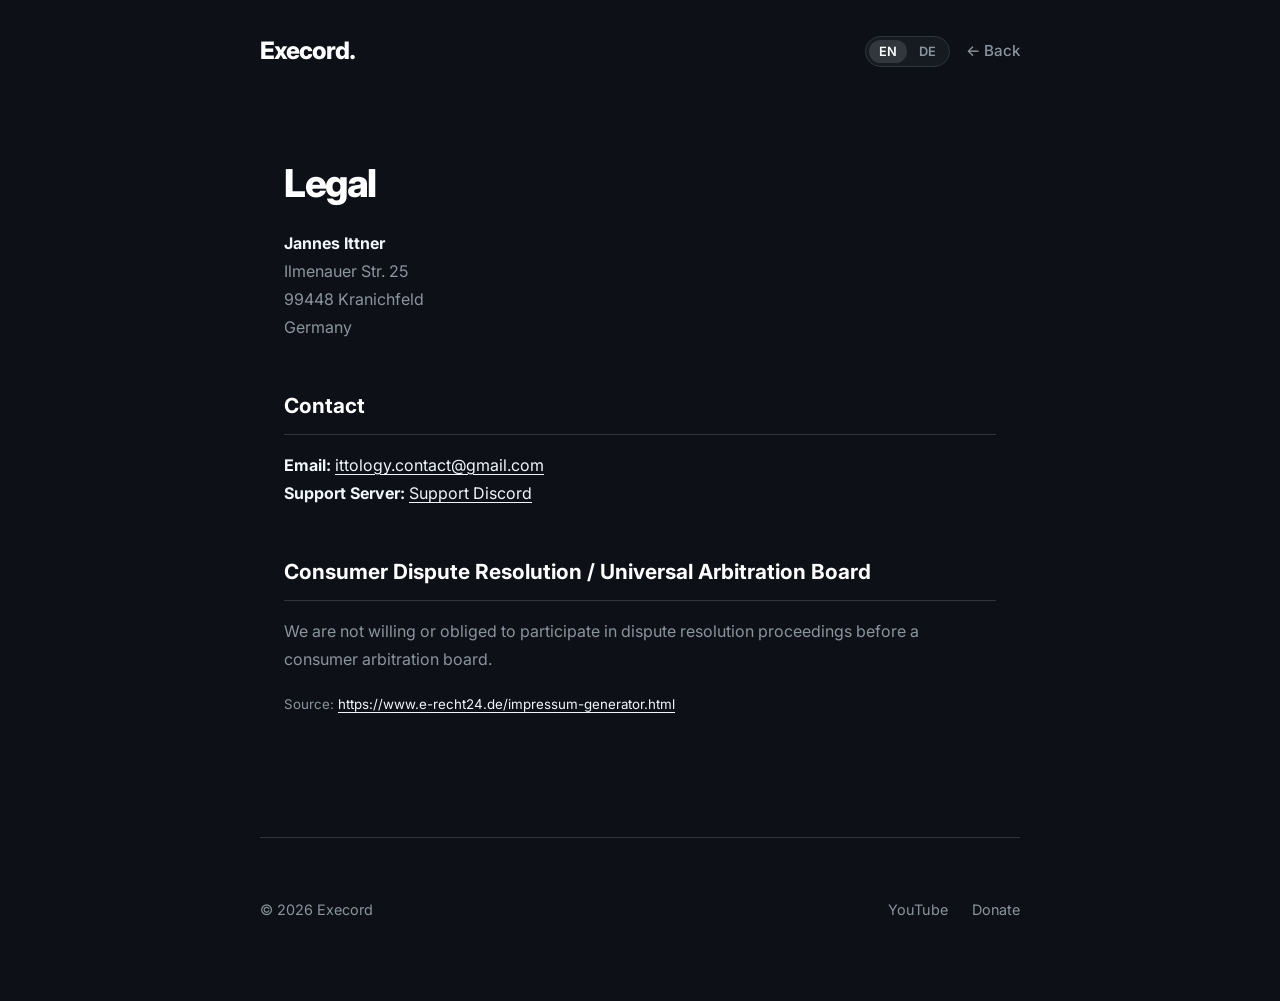
<file: LEGAL.html>
<!DOCTYPE html>
<html lang="en">

<head>
    <meta charset="UTF-8">
    <meta name="viewport" content="width=device-width, initial-scale=1.0">
    <meta name="robots" content="noindex, nofollow">
    <title>Legal — Execord</title>
    <link rel="icon" type="image/png"
        href="https://cdn.discordapp.com/app-icons/1369325346465517609/af21a42389c4bff77c9f746a78cf100a.png">
    <link rel="preconnect" href="https://fonts.googleapis.com">
    <link rel="preconnect" href="https://fonts.gstatic.com" crossorigin>
    <link href="https://fonts.googleapis.com/css2?family=Inter:wght@400;500;600;700;800&display=swap" rel="stylesheet">
    <link rel="stylesheet" href="assets/style.css">
    <link rel="stylesheet" href="assets/doc.css">
</head>

<body>
    <div class="dot-grid"></div>
    <div class="container">
        <header>
            <nav>
                <a href="index.html" class="brand">Execord.</a>
                <div class="doc-nav-right">
                    <div class="lang-switch" role="group" aria-label="Language Selector">
                        <button type="button" class="lang-btn active" id="lang-btn-en"
                            onclick="setLanguage('en')">EN</button>
                        <button type="button" class="lang-btn" id="lang-btn-de" onclick="setLanguage('de')">DE</button>
                    </div>
                    <a href="index.html" class="nav-back" id="nav-back-link">← Back</a>
                </div>
            </nav>
        </header>

        <main class="doc-content">
            <!-- English Content -->
            <div id="content-en" class="lang-content" data-title="Legal — Execord">
                <h1>Legal</h1>
                <p class="protected-data" data-b64="PHN0cm9uZz5KYW5uZXMgSXR0bmVyPC9zdHJvbmc+PGJyPklsbWVuYXVlciBTdHIuIDI1PGJyPjk5NDQ4IEtyYW5pY2hmZWxkPGJyPkdlcm1hbnk="></p>

                <h2>Contact</h2>
                <p>
                    <strong>Email:</strong> <span class="protected-email" data-b64="aXR0b2xvZ3kuY29udGFjdEBnbWFpbC5jb20="></span><br>
                    <strong>Support Server:</strong> <a href="https://discord.gg/BBJTAsd8jy" target="_blank"
                        rel="noopener">Support Discord</a>
                </p>

                <h2>Consumer Dispute Resolution / Universal Arbitration Board</h2>
                <p>We are not willing or obliged to participate in dispute resolution proceedings before a consumer
                    arbitration board.</p>

                <p><small>Source: <a href="https://www.e-recht24.de/impressum-generator.html" target="_blank"
                            rel="noopener">https://www.e-recht24.de/impressum-generator.html</a></small></p>
            </div>

            <!-- German Content -->
            <div id="content-de" class="lang-content hidden" data-title="Impressum — Execord">
                <h1>Impressum</h1>
                <p class="protected-data" data-b64="PHN0cm9uZz5KYW5uZXMgSXR0bmVyPC9zdHJvbmc+PGJyPklsbWVuYXVlciBTdHIuIDI1PGJyPjk5NDQ4IEtyYW5pY2hmZWxkPGJyPkRldXRzY2hsYW5k"></p>

                <h2>Kontakt</h2>
                <p>
                    <strong>E-Mail:</strong> <span class="protected-email" data-b64="aXR0b2xvZ3kuY29udGFjdEBnbWFpbC5jb20="></span><br>
                    <strong>Support-Server:</strong> <a href="https://discord.gg/BBJTAsd8jy" target="_blank"
                        rel="noopener">Support Discord</a>
                </p>

                <h2>Verbraucherstreitbeilegung / Universalschlichtungsstelle</h2>
                <p>Wir sind nicht bereit oder verpflichtet, an Streitbeilegungsverfahren vor einer
                    Verbraucherschlichtungsstelle teilzunehmen.</p>

                <p><small>Quelle: <a href="https://www.e-recht24.de/impressum-generator.html" target="_blank"
                            rel="noopener">https://www.e-recht24.de/impressum-generator.html</a></small></p>
            </div>
        </main>

        <footer>
            <div class="footer-content">
                <p>&copy; 2026 Execord</p>
                <div class="footer-links">
                    <a href="https://youtube.com/@ittology" target="_blank" rel="noopener">YouTube</a>
                    <a href="https://ko-fi.com/ittology" target="_blank" rel="noopener">Donate</a>
                </div>
            </div>
        </footer>
    </div>

    <script src="assets/doc-lang.js"></script>
</body>

</html>
</file>
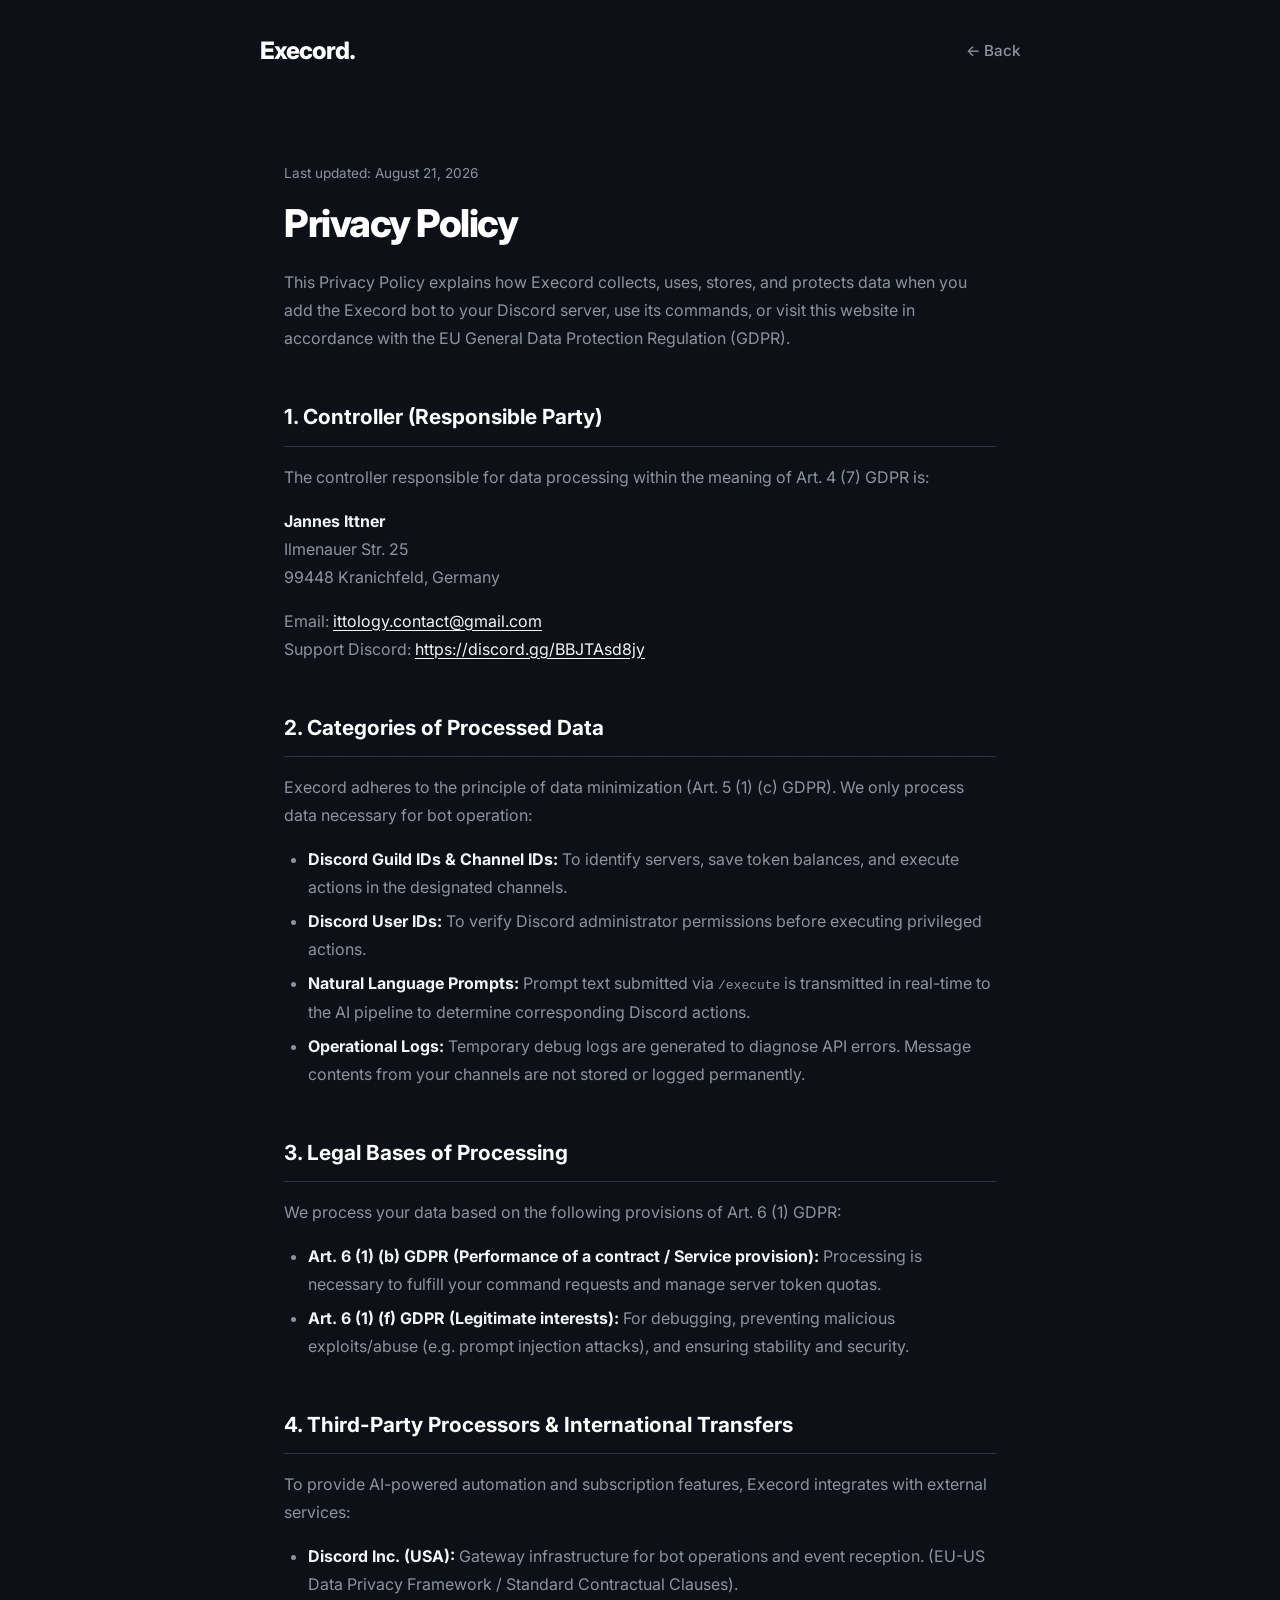
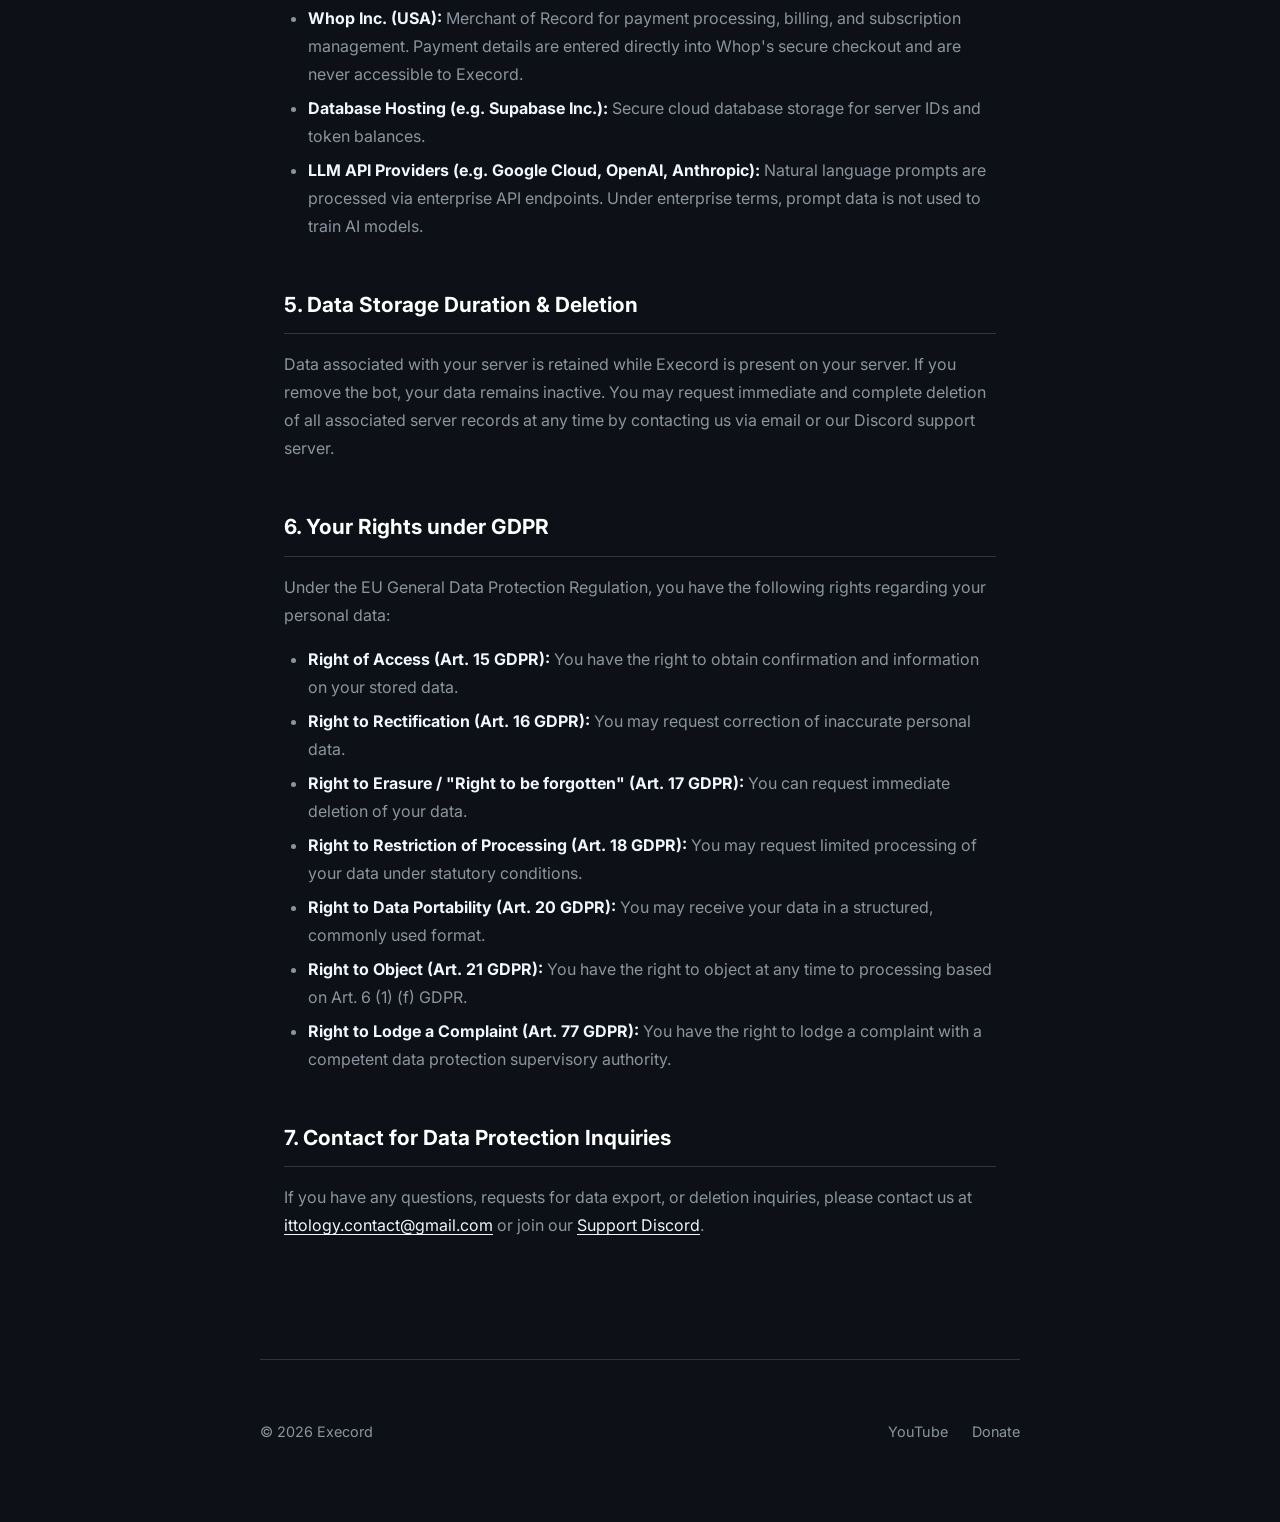
<file: PRIVACY.html>
<!DOCTYPE html>
<html lang="en">
<head>
    <meta charset="UTF-8">
    <meta name="viewport" content="width=device-width, initial-scale=1.0">
    <meta name="robots" content="noindex, nofollow">
    <title>Privacy Policy — Execord</title>
    <link rel="icon" type="image/png" href="https://cdn.discordapp.com/app-icons/1369325346465517609/af21a42389c4bff77c9f746a78cf100a.png">
    <link rel="preconnect" href="https://fonts.googleapis.com">
    <link rel="preconnect" href="https://fonts.gstatic.com" crossorigin>
    <link href="https://fonts.googleapis.com/css2?family=Inter:wght@400;500;600;700;800&display=swap" rel="stylesheet">
    <link rel="stylesheet" href="assets/style.css">
    <link rel="stylesheet" href="assets/doc.css">
</head>
<body>
    <div class="dot-grid"></div>
    <div class="container">
        <header>
            <nav>
                <a href="index.html" class="brand">Execord.</a>
                <a href="index.html" class="nav-back">← Back</a>
            </nav>
        </header>

        <main class="doc-content">
            <p class="doc-date">Last updated: August 21, 2026</p>
            <h1>Privacy Policy</h1>
            <p>This Privacy Policy explains how Execord collects, uses, stores, and protects data when you add the Execord bot to your Discord server, use its commands, or visit this website in accordance with the EU General Data Protection Regulation (GDPR).</p>

            <h2>1. Controller (Responsible Party)</h2>
            <p>The controller responsible for data processing within the meaning of Art. 4 (7) GDPR is:</p>
            <p class="protected-data" data-b64="PHN0cm9uZz5KYW5uZXMgSXR0bmVyPC9zdHJvbmc+PGJyPklsbWVuYXVlciBTdHIuIDI1PGJyPjk5NDQ4IEtyYW5pY2hmZWxkLCBHZXJtYW55"></p>
            <p>
                Email: <span class="protected-email" data-b64="aXR0b2xvZ3kuY29udGFjdEBnbWFpbC5jb20="></span><br>
                Support Discord: <a href="https://discord.gg/BBJTAsd8jy" target="_blank" rel="noopener">https://discord.gg/BBJTAsd8jy</a>
            </p>

            <h2>2. Categories of Processed Data</h2>
            <p>Execord adheres to the principle of data minimization (Art. 5 (1) (c) GDPR). We only process data necessary for bot operation:</p>
            <ul>
                <li><strong>Discord Guild IDs &amp; Channel IDs:</strong> To identify servers, save token balances, and execute actions in the designated channels.</li>
                <li><strong>Discord User IDs:</strong> To verify Discord administrator permissions before executing privileged actions.</li>
                <li><strong>Natural Language Prompts:</strong> Prompt text submitted via <code>/execute</code> is transmitted in real-time to the AI pipeline to determine corresponding Discord actions.</li>
                <li><strong>Operational Logs:</strong> Temporary debug logs are generated to diagnose API errors. Message contents from your channels are not stored or logged permanently.</li>
            </ul>

            <h2>3. Legal Bases of Processing</h2>
            <p>We process your data based on the following provisions of Art. 6 (1) GDPR:</p>
            <ul>
                <li><strong>Art. 6 (1) (b) GDPR (Performance of a contract / Service provision):</strong> Processing is necessary to fulfill your command requests and manage server token quotas.</li>
                <li><strong>Art. 6 (1) (f) GDPR (Legitimate interests):</strong> For debugging, preventing malicious exploits/abuse (e.g. prompt injection attacks), and ensuring stability and security.</li>
            </ul>

            <h2>4. Third-Party Processors &amp; International Transfers</h2>
            <p>To provide AI-powered automation and subscription features, Execord integrates with external services:</p>
            <ul>
                <li><strong>Discord Inc. (USA):</strong> Gateway infrastructure for bot operations and event reception. (EU-US Data Privacy Framework / Standard Contractual Clauses).</li>
                <li><strong>Whop Inc. (USA):</strong> Merchant of Record for payment processing, billing, and subscription management. Payment details are entered directly into Whop's secure checkout and are never accessible to Execord.</li>
                <li><strong>Database Hosting (e.g. Supabase Inc.):</strong> Secure cloud database storage for server IDs and token balances.</li>
                <li><strong>LLM API Providers (e.g. Google Cloud, OpenAI, Anthropic):</strong> Natural language prompts are processed via enterprise API endpoints. Under enterprise terms, prompt data is not used to train AI models.</li>
            </ul>

            <h2>5. Data Storage Duration &amp; Deletion</h2>
            <p>Data associated with your server is retained while Execord is present on your server. If you remove the bot, your data remains inactive. You may request immediate and complete deletion of all associated server records at any time by contacting us via email or our Discord support server.</p>

            <h2>6. Your Rights under GDPR</h2>
            <p>Under the EU General Data Protection Regulation, you have the following rights regarding your personal data:</p>
            <ul>
                <li><strong>Right of Access (Art. 15 GDPR):</strong> You have the right to obtain confirmation and information on your stored data.</li>
                <li><strong>Right to Rectification (Art. 16 GDPR):</strong> You may request correction of inaccurate personal data.</li>
                <li><strong>Right to Erasure / "Right to be forgotten" (Art. 17 GDPR):</strong> You can request immediate deletion of your data.</li>
                <li><strong>Right to Restriction of Processing (Art. 18 GDPR):</strong> You may request limited processing of your data under statutory conditions.</li>
                <li><strong>Right to Data Portability (Art. 20 GDPR):</strong> You may receive your data in a structured, commonly used format.</li>
                <li><strong>Right to Object (Art. 21 GDPR):</strong> You have the right to object at any time to processing based on Art. 6 (1) (f) GDPR.</li>
                <li><strong>Right to Lodge a Complaint (Art. 77 GDPR):</strong> You have the right to lodge a complaint with a competent data protection supervisory authority.</li>
            </ul>

            <h2>7. Contact for Data Protection Inquiries</h2>
            <p>If you have any questions, requests for data export, or deletion inquiries, please contact us at <a href="mailto:ittology.contact@gmail.com">ittology.contact@gmail.com</a> or join our <a href="https://discord.gg/BBJTAsd8jy" target="_blank" rel="noopener">Support Discord</a>.</p>
        </main>

        <footer>
            <div class="footer-content">
                <p>&copy; 2026 Execord</p>
                <div class="footer-links">
                    <a href="https://youtube.com/@ittology" target="_blank" rel="noopener">YouTube</a>
                    <a href="https://ko-fi.com/ittology" target="_blank" rel="noopener">Donate</a>
                </div>
            </div>
        </footer>
    </div>
    <script src="assets/doc-lang.js"></script>
</body>
</html>
</file>
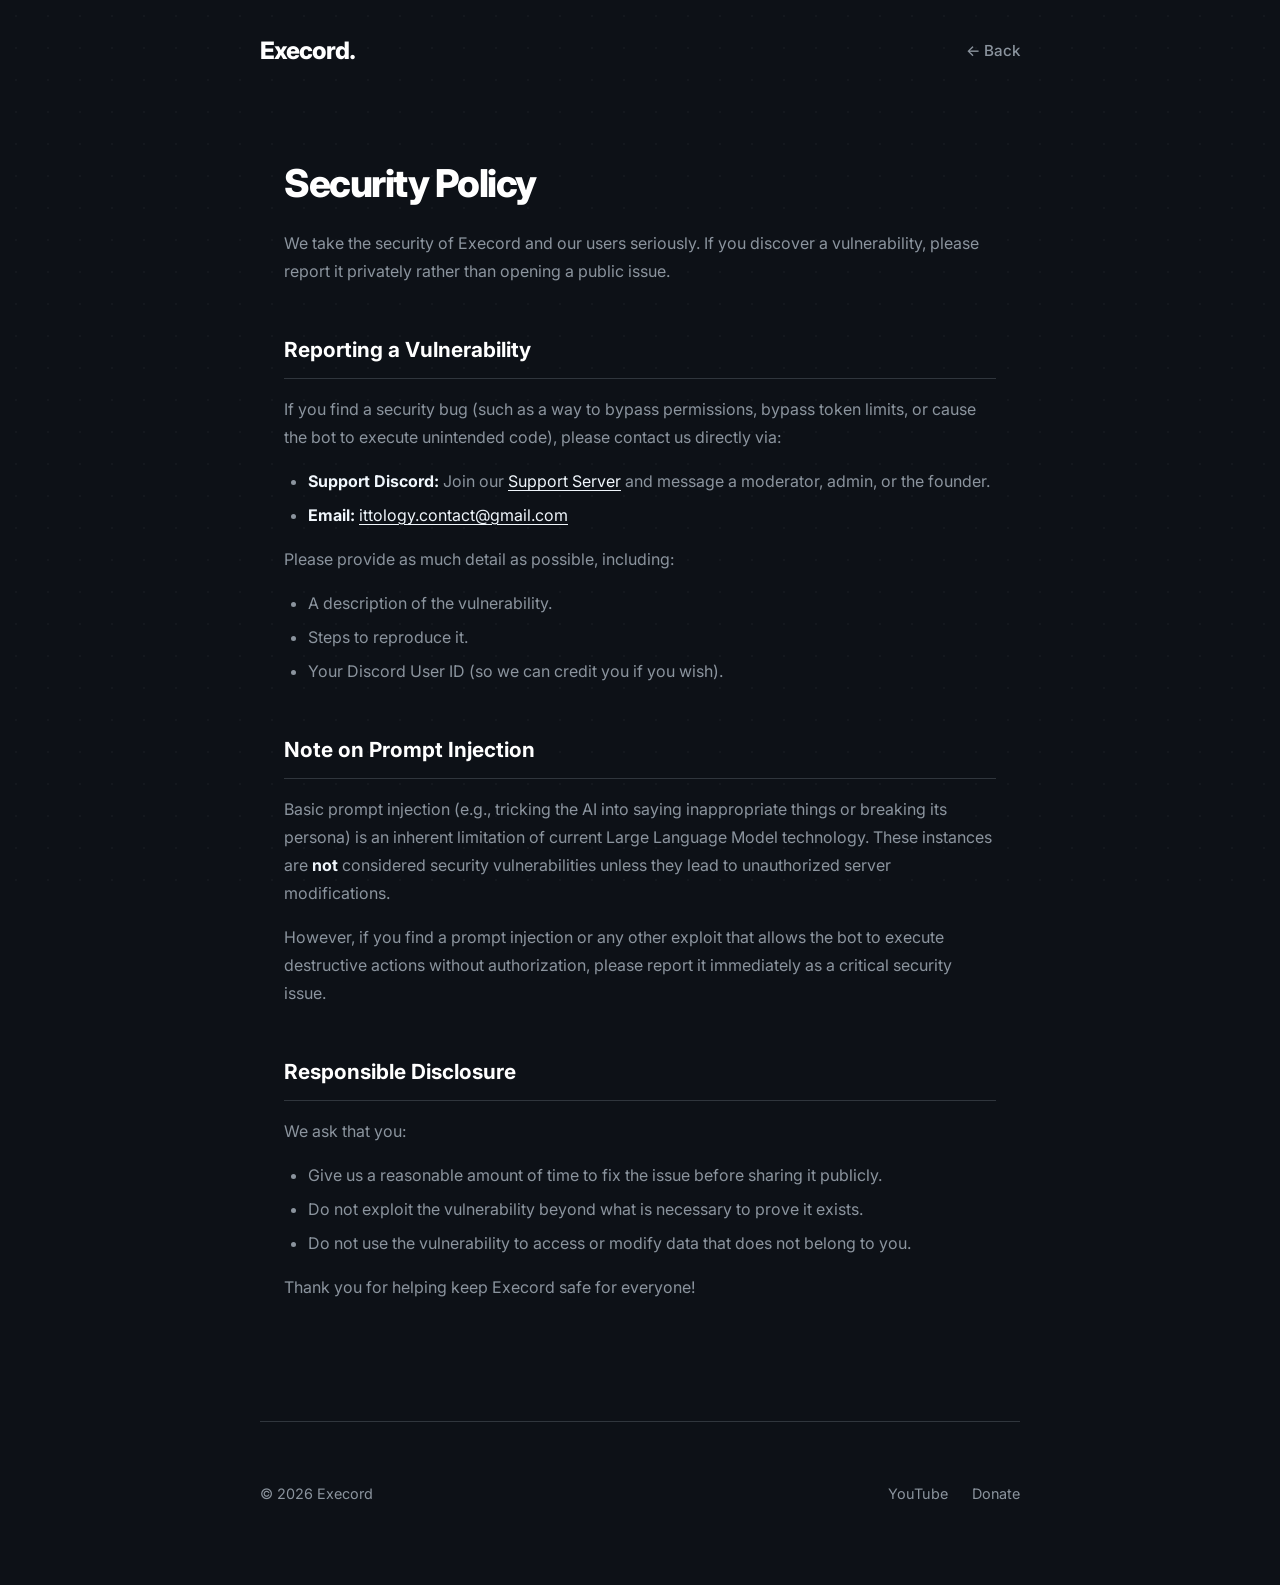
<file: SECURITY.html>
<!DOCTYPE html>
<html lang="en">
<head>
    <meta charset="UTF-8">
    <meta name="viewport" content="width=device-width, initial-scale=1.0">
    <title>Security Policy — Execord</title>
    <link rel="icon" type="image/png" href="https://cdn.discordapp.com/app-icons/1369325346465517609/af21a42389c4bff77c9f746a78cf100a.png">
    <link rel="preconnect" href="https://fonts.googleapis.com">
    <link rel="preconnect" href="https://fonts.gstatic.com" crossorigin>
    <link href="https://fonts.googleapis.com/css2?family=Inter:wght@400;500;600;700;800&display=swap" rel="stylesheet">
    <link rel="stylesheet" href="assets/style.css">
    <link rel="stylesheet" href="assets/doc.css">
</head>
<body>
    <div class="dot-grid"></div>
    <div class="container">
        <header>
            <nav>
                <a href="index.html" class="brand">Execord.</a>
                <a href="index.html" class="nav-back">← Back</a>
            </nav>
        </header>

        <main class="doc-content">
            <h1>Security Policy</h1>
            <p>We take the security of Execord and our users seriously. If you discover a vulnerability, please report it privately rather than opening a public issue.</p>

            <h2>Reporting a Vulnerability</h2>
            <p>If you find a security bug (such as a way to bypass permissions, bypass token limits, or cause the bot to execute unintended code), please contact us directly via:</p>
            <ul>
                <li><strong>Support Discord:</strong> Join our <a href="https://discord.gg/BBJTAsd8jy" target="_blank" rel="noopener">Support Server</a> and message a moderator, admin, or the founder.</li>
                <li><strong>Email:</strong> <a href="mailto:ittology.contact@gmail.com">ittology.contact@gmail.com</a></li>
            </ul>
            <p>Please provide as much detail as possible, including:</p>
            <ul>
                <li>A description of the vulnerability.</li>
                <li>Steps to reproduce it.</li>
                <li>Your Discord User ID (so we can credit you if you wish).</li>
            </ul>

            <h2>Note on Prompt Injection</h2>
            <p>Basic prompt injection (e.g., tricking the AI into saying inappropriate things or breaking its persona) is an inherent limitation of current Large Language Model technology. These instances are <strong>not</strong> considered security vulnerabilities unless they lead to unauthorized server modifications.</p>
            <p>However, if you find a prompt injection or any other exploit that allows the bot to execute destructive actions without authorization, please report it immediately as a critical security issue.</p>

            <h2>Responsible Disclosure</h2>
            <p>We ask that you:</p>
            <ul>
                <li>Give us a reasonable amount of time to fix the issue before sharing it publicly.</li>
                <li>Do not exploit the vulnerability beyond what is necessary to prove it exists.</li>
                <li>Do not use the vulnerability to access or modify data that does not belong to you.</li>
            </ul>
            <p>Thank you for helping keep Execord safe for everyone!</p>
        </main>

        <footer>
            <div class="footer-content">
                <p>&copy; 2026 Execord</p>
                <div class="footer-links">
                    <a href="https://youtube.com/@ittology" target="_blank" rel="noopener">YouTube</a>
                    <a href="https://ko-fi.com/ittology" target="_blank" rel="noopener">Donate</a>
                </div>
            </div>
        </footer>
    </div>
</body>
</html>
</file>
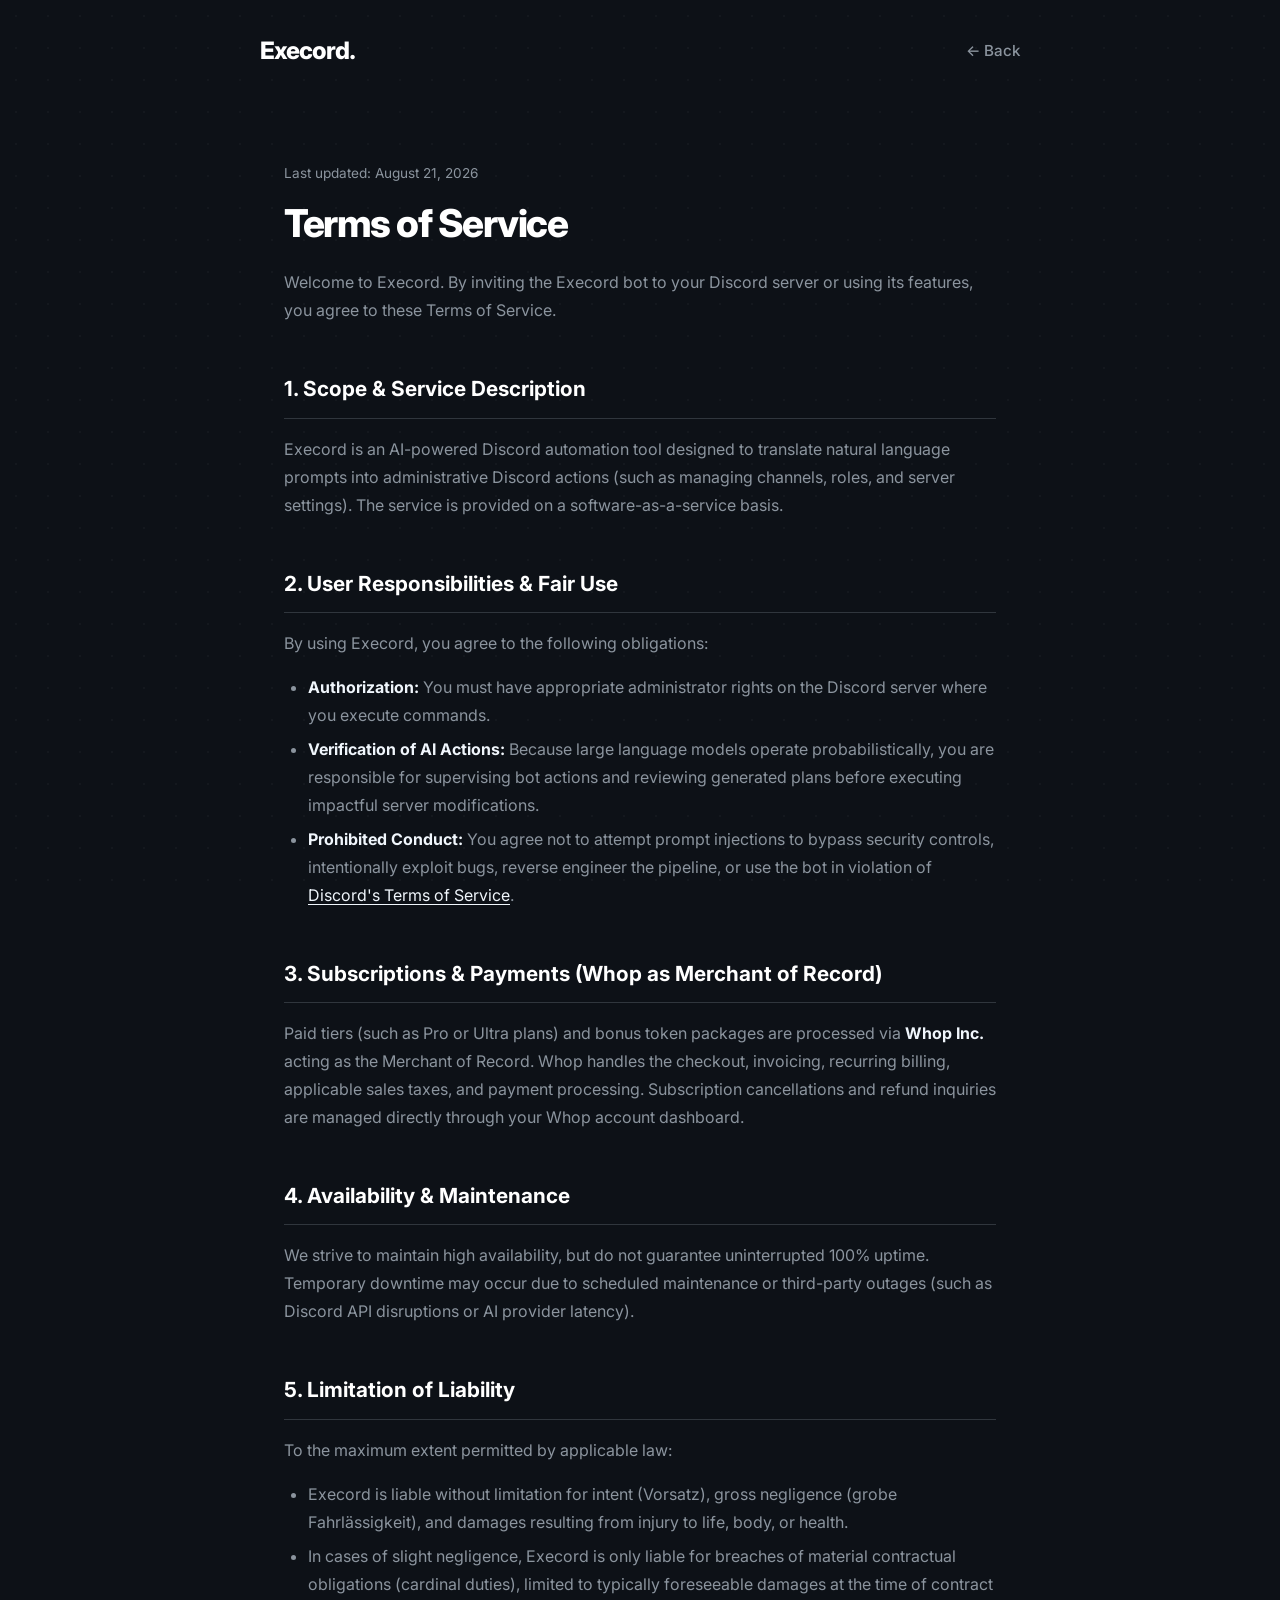
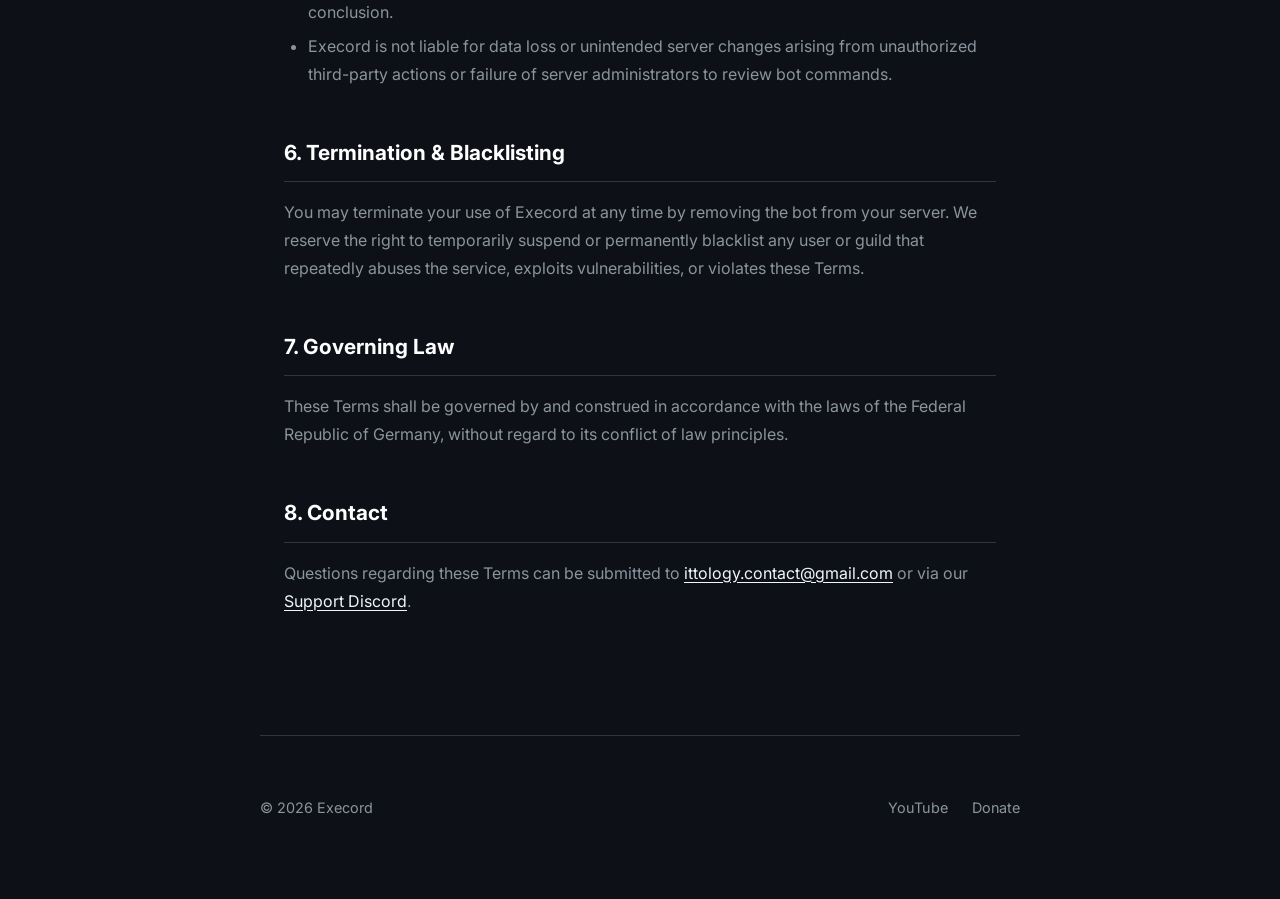
<file: TERMS.html>
<!DOCTYPE html>
<html lang="en">
<head>
    <meta charset="UTF-8">
    <meta name="viewport" content="width=device-width, initial-scale=1.0">
    <title>Terms of Service — Execord</title>
    <link rel="icon" type="image/png" href="https://cdn.discordapp.com/app-icons/1369325346465517609/af21a42389c4bff77c9f746a78cf100a.png">
    <link rel="preconnect" href="https://fonts.googleapis.com">
    <link rel="preconnect" href="https://fonts.gstatic.com" crossorigin>
    <link href="https://fonts.googleapis.com/css2?family=Inter:wght@400;500;600;700;800&display=swap" rel="stylesheet">
    <link rel="stylesheet" href="assets/style.css">
    <link rel="stylesheet" href="assets/doc.css">
</head>
<body>
    <div class="dot-grid"></div>
    <div class="container">
        <header>
            <nav>
                <a href="index.html" class="brand">Execord.</a>
                <a href="index.html" class="nav-back">← Back</a>
            </nav>
        </header>

        <main class="doc-content">
            <p class="doc-date">Last updated: August 21, 2026</p>
            <h1>Terms of Service</h1>
            <p>Welcome to Execord. By inviting the Execord bot to your Discord server or using its features, you agree to these Terms of Service.</p>

            <h2>1. Scope &amp; Service Description</h2>
            <p>Execord is an AI-powered Discord automation tool designed to translate natural language prompts into administrative Discord actions (such as managing channels, roles, and server settings). The service is provided on a software-as-a-service basis.</p>

            <h2>2. User Responsibilities &amp; Fair Use</h2>
            <p>By using Execord, you agree to the following obligations:</p>
            <ul>
                <li><strong>Authorization:</strong> You must have appropriate administrator rights on the Discord server where you execute commands.</li>
                <li><strong>Verification of AI Actions:</strong> Because large language models operate probabilistically, you are responsible for supervising bot actions and reviewing generated plans before executing impactful server modifications.</li>
                <li><strong>Prohibited Conduct:</strong> You agree not to attempt prompt injections to bypass security controls, intentionally exploit bugs, reverse engineer the pipeline, or use the bot in violation of <a href="https://discord.com/terms" target="_blank" rel="noopener">Discord's Terms of Service</a>.</li>
            </ul>

            <h2>3. Subscriptions &amp; Payments (Whop as Merchant of Record)</h2>
            <p>Paid tiers (such as Pro or Ultra plans) and bonus token packages are processed via <strong>Whop Inc.</strong> acting as the Merchant of Record. Whop handles the checkout, invoicing, recurring billing, applicable sales taxes, and payment processing. Subscription cancellations and refund inquiries are managed directly through your Whop account dashboard.</p>

            <h2>4. Availability &amp; Maintenance</h2>
            <p>We strive to maintain high availability, but do not guarantee uninterrupted 100% uptime. Temporary downtime may occur due to scheduled maintenance or third-party outages (such as Discord API disruptions or AI provider latency).</p>

            <h2>5. Limitation of Liability</h2>
            <p>To the maximum extent permitted by applicable law:</p>
            <ul>
                <li>Execord is liable without limitation for intent (Vorsatz), gross negligence (grobe Fahrlässigkeit), and damages resulting from injury to life, body, or health.</li>
                <li>In cases of slight negligence, Execord is only liable for breaches of material contractual obligations (cardinal duties), limited to typically foreseeable damages at the time of contract conclusion.</li>
                <li>Execord is not liable for data loss or unintended server changes arising from unauthorized third-party actions or failure of server administrators to review bot commands.</li>
            </ul>

            <h2>6. Termination &amp; Blacklisting</h2>
            <p>You may terminate your use of Execord at any time by removing the bot from your server. We reserve the right to temporarily suspend or permanently blacklist any user or guild that repeatedly abuses the service, exploits vulnerabilities, or violates these Terms.</p>

            <h2>7. Governing Law</h2>
            <p>These Terms shall be governed by and construed in accordance with the laws of the Federal Republic of Germany, without regard to its conflict of law principles.</p>

            <h2>8. Contact</h2>
            <p>Questions regarding these Terms can be submitted to <a href="mailto:ittology.contact@gmail.com">ittology.contact@gmail.com</a> or via our <a href="https://discord.gg/BBJTAsd8jy" target="_blank" rel="noopener">Support Discord</a>.</p>
        </main>

        <footer>
            <div class="footer-content">
                <p>&copy; 2026 Execord</p>
                <div class="footer-links">
                    <a href="https://youtube.com/@ittology" target="_blank" rel="noopener">YouTube</a>
                    <a href="https://ko-fi.com/ittology" target="_blank" rel="noopener">Donate</a>
                </div>
            </div>
        </footer>
    </div>
</body>
</html>
</file>
<file: assets/style.css>
:root {
    --bg-color: #0d1117;
    --surface-color: #161b22;
    --text-primary: #f0f6fc;
    --text-secondary: #8b949e;
    --accent-color: #ffffff;
    --border-color: #30363d;
}

* {
    box-sizing: border-box;
    margin: 0;
    padding: 0;
}

html {
    scroll-behavior: smooth;
}

body {
    font-family: 'Inter', -apple-system, BlinkMacSystemFont, "Segoe UI", Helvetica, Arial, sans-serif;
    background-color: var(--bg-color);
    color: var(--text-primary);
    line-height: 1.6;
    min-height: 100vh;
    display: flex;
    flex-direction: column;
    overflow-x: hidden;
}

/* Loader Bar */
.loader-bar {
    position: fixed;
    top: 0;
    left: 0;
    height: 2px;
    background: #fff;
    z-index: 9999;
    width: 0;
    animation: load 1.2s cubic-bezier(0.4, 0, 0.2, 1) forwards;
    pointer-events: none;
}

@keyframes load {
    0% { width: 0; opacity: 1; }
    80% { width: 100%; opacity: 1; }
    100% { width: 100%; opacity: 0; }
}

/* Background Effects */
.dot-grid {
    position: fixed;
    top: 0;
    left: 0;
    width: 100%;
    height: 100%;
    background-image: radial-gradient(rgba(255, 255, 255, 0.03) 1px, transparent 1px);
    background-size: 32px 32px;
    z-index: -1;
    pointer-events: none;
}

.container {
    max-width: 1100px;
    margin: 0 auto;
    padding: 0 24px;
    position: relative;
}

/* Nav */
nav {
    padding: 32px 0;
    display: flex;
    justify-content: space-between;
    align-items: center;
}

.brand {
    font-size: 1.5rem;
    font-weight: 800;
    color: #fff;
    text-decoration: none;
    letter-spacing: -1px;
}

.nav-right {
    display: flex;
    align-items: center;
    gap: 28px;
}

.nav-links {
    display: flex;
    gap: 32px;
    align-items: center;
}

.nav-link {
    color: var(--text-secondary);
    text-decoration: none;
    font-size: 0.95rem;
    font-weight: 500;
    transition: color 0.2s ease;
}

.nav-link:hover {
    color: #fff;
}

/* Language Switcher */
.lang-switch {
    display: inline-flex;
    background: var(--surface-color);
    border: 1px solid var(--border-color);
    border-radius: 20px;
    padding: 3px;
    gap: 2px;
}

.lang-btn {
    background: transparent;
    border: none;
    color: var(--text-secondary);
    font-family: inherit;
    font-size: 0.8rem;
    font-weight: 600;
    padding: 4px 10px;
    border-radius: 14px;
    cursor: pointer;
    transition: all 0.2s ease;
}

.lang-btn:hover {
    color: var(--text-primary);
}

.lang-btn.active {
    background: rgba(255, 255, 255, 0.12);
    color: #fff;
}

.lang-content.hidden,
.content-de.hidden,
.content-en.hidden,
.hidden,
[hidden] {
    display: none !important;
}

/* Status Badge */
.status-badge {
    display: inline-flex;
    align-items: center;
    gap: 8px;
    padding: 6px 14px;
    background: rgba(255, 255, 255, 0.03);
    border: 1px solid var(--border-color);
    border-radius: 100px;
    font-size: 0.8rem;
    font-weight: 600;
    color: var(--text-secondary);
    margin: 0 auto 24px;
}

.status-dot {
    width: 6px;
    height: 6px;
    background: #23d160;
    border-radius: 50%;
    box-shadow: 0 0 8px rgba(35, 209, 96, 0.5);
}

/* Hero */
.hero {
    padding: 80px 0 60px;
    text-align: center;
}

h1 {
    font-size: clamp(2.5rem, 6vw, 4rem);
    font-weight: 850;
    color: #ffffff;
    line-height: 1.1;
    margin-bottom: 24px;
    letter-spacing: -2px;
}

.subtitle {
    font-size: 1.25rem;
    color: var(--text-secondary);
    max-width: 700px;
    margin: 0 auto 40px;
}

.action-buttons {
    display: flex;
    gap: 16px;
    justify-content: center;
    flex-wrap: wrap;
    margin-bottom: 60px;
}

.btn {
    display: inline-flex;
    align-items: center;
    padding: 14px 28px;
    border-radius: 10px;
    font-weight: 650;
    text-decoration: none;
    transition: all 0.2s ease;
    font-size: 1.05rem;
}

.btn-primary {
    background: #fff;
    color: #000;
}

.btn-primary:hover {
    background: #e1e4e8;
    transform: translateY(-2px);
}

.btn-secondary {
    background-color: var(--surface-color);
    color: var(--text-primary);
    border: 1px solid var(--border-color);
}

.btn-secondary:hover {
    background-color: #1f242c;
    border-color: var(--text-secondary);
}

/* Video Showcase */
.video-showcase {
    max-width: 850px;
    margin: 0 auto;
    background: var(--surface-color);
    border: 1px solid var(--border-color);
    border-radius: 16px;
    padding: 6px;
    box-shadow: 0 20px 40px rgba(0,0,0,0.3);
}

.video-showcase video {
    width: 100%;
    border-radius: 10px;
    display: block;
}

/* Section Common */
.section-title {
    font-size: 2.2rem;
    font-weight: 800;
    color: #fff;
    text-align: center;
    margin-bottom: 48px;
    letter-spacing: -1px;
}

/* Examples Section */
.examples-section {
    padding: 100px 0;
}

.examples-grid {
    display: grid;
    grid-template-columns: repeat(auto-fit, minmax(320px, 1fr));
    gap: 24px;
}

.example-card {
    background: var(--surface-color);
    border: 1px solid var(--border-color);
    padding: 32px;
    border-radius: 16px;
    display: flex;
    flex-direction: column;
    justify-content: space-between;
    min-height: 220px;
    transition: all 0.2s ease;
}

.example-card:hover {
    border-color: var(--text-secondary);
    transform: translateY(-4px);
}

.example-prompt {
    font-size: 1.1rem;
    font-weight: 500;
    color: #fff;
    line-height: 1.5;
    margin-bottom: 24px;
}

.example-tag {
    font-size: 0.75rem;
    color: var(--text-secondary);
    text-transform: uppercase;
    font-weight: 700;
    letter-spacing: 1px;
    padding-top: 16px;
    border-top: 1px solid var(--border-color);
}

/* Why Section */
.why-section {
    padding: 120px 0;
    border-top: 1px solid var(--border-color);
}

.why-content {
    max-width: 900px;
    margin: 0 auto;
}

.why-content > p {
    font-size: 1.15rem;
    color: var(--text-secondary);
    margin-bottom: 64px;
    text-align: center;
}

.why-grid {
    display: grid;
    grid-template-columns: repeat(auto-fit, minmax(260px, 1fr));
    gap: 48px;
}

.why-item h4 {
    color: #fff;
    font-size: 1.2rem;
    margin-bottom: 16px;
    font-weight: 700;
}

.why-item p {
    font-size: 1rem;
    color: var(--text-secondary);
    line-height: 1.6;
}

/* Pricing Section */
.pricing-section {
    padding: 100px 0;
    border-top: 1px solid var(--border-color);
}

.pricing-grid {
    display: grid;
    grid-template-columns: repeat(3, 1fr);
    gap: 24px;
    align-items: stretch;
}

.pricing-card {
    background: var(--surface-color);
    border: 1px solid var(--border-color);
    border-radius: 16px;
    padding: 32px 24px;
    display: flex;
    flex-direction: column;
    justify-content: space-between;
    transition: all 0.2s ease;
    position: relative;
}

.pricing-card:hover {
    border-color: var(--text-secondary);
    transform: translateY(-4px);
}

.pricing-card.featured {
    border-color: #ffffff;
    box-shadow: 0 0 24px rgba(255, 255, 255, 0.08);
}

.pricing-badge {
    display: inline-block;
    align-self: flex-start;
    padding: 4px 10px;
    background: rgba(255, 255, 255, 0.08);
    border-radius: 100px;
    font-size: 0.75rem;
    font-weight: 700;
    color: #fff;
    margin-bottom: 16px;
    text-transform: uppercase;
    letter-spacing: 0.5px;
}

.pricing-card.featured .pricing-badge {
    background: #fff;
    color: #000;
}

.pricing-header h3 {
    font-size: 1.5rem;
    font-weight: 800;
    color: #fff;
    margin-bottom: 8px;
}

.pricing-header p {
    color: var(--text-secondary);
    font-size: 0.9rem;
    margin-bottom: 24px;
}

.pricing-price-wrapper {
    margin-bottom: 28px;
    padding-bottom: 20px;
    border-bottom: 1px solid var(--border-color);
}

.pricing-price {
    display: flex;
    align-items: baseline;
    gap: 4px;
}

.pricing-price .amount {
    font-size: 2.5rem;
    font-weight: 850;
    color: #fff;
    letter-spacing: -1px;
}

.pricing-price .period {
    color: var(--text-secondary);
    font-size: 0.95rem;
}

.pricing-features {
    list-style: none;
    display: flex;
    flex-direction: column;
    gap: 14px;
    margin-bottom: 36px;
    flex-grow: 1;
}

.pricing-features li {
    display: flex;
    align-items: center;
    gap: 10px;
    color: var(--text-primary);
    font-size: 0.95rem;
}

.pricing-features li svg {
    flex-shrink: 0;
    width: 16px;
    height: 16px;
    color: #23d160;
}

.pricing-features li strong {
    color: #fff;
}

.pricing-subtext {
    font-size: 0.8rem;
    color: var(--text-secondary);
    font-weight: 500;
    min-height: 18px;
    margin-top: 4px;
}

/* Pricing Toggle Switch (Clean GitHub Dark Style) */
.pricing-toggle-container {
    display: flex;
    justify-content: center;
    margin-top: 24px;
    margin-bottom: 36px;
}

.pricing-toggle-wrapper {
    display: inline-flex;
    align-items: center;
    background: var(--surface-color);
    border: 1px solid var(--border-color);
    border-radius: 8px;
    padding: 3px;
    gap: 3px;
}

.pricing-toggle-btn {
    background: transparent;
    border: 1px solid transparent;
    color: var(--text-secondary);
    font-family: inherit;
    font-size: 0.9rem;
    font-weight: 600;
    padding: 6px 14px;
    border-radius: 6px;
    cursor: pointer;
    transition: all 0.15s ease;
    display: inline-flex;
    align-items: center;
    gap: 6px;
}

.pricing-toggle-btn:hover {
    color: #fff;
}

.pricing-toggle-btn.active {
    background: #21262d;
    color: #ffffff;
    border: 1px solid var(--border-color);
}

.toggle-save-badge {
    background: rgba(35, 209, 96, 0.15);
    color: #23d160;
    border: 1px solid rgba(35, 209, 96, 0.3);
    font-size: 0.72rem;
    font-weight: 700;
    padding: 1px 6px;
    border-radius: 4px;
    letter-spacing: 0.02em;
}

.pricing-card .btn {
    width: 100%;
    justify-content: center;
    font-size: 1rem;
    padding: 12px 20px;
}

/* Custom Scrollbar */
::-webkit-scrollbar {
    width: 10px;
}

::-webkit-scrollbar-track {
    background: var(--bg-color);
}

::-webkit-scrollbar-thumb {
    background: #30363d;
    border: 2px solid var(--bg-color);
    border-radius: 10px;
}

/* Footer */
footer {
    padding: 60px 0 80px;
    border-top: 1px solid var(--border-color);
}

.footer-nav {
    display: flex;
    justify-content: center;
    gap: 28px;
    flex-wrap: wrap;
    margin-bottom: 24px;
}

.footer-nav a {
    color: var(--text-secondary);
    text-decoration: none;
    font-weight: 500;
    font-size: 0.95rem;
    transition: color 0.2s ease;
}

.footer-nav a:hover {
    color: #fff;
}

.footer-content {
    display: flex;
    justify-content: space-between;
    align-items: center;
    color: var(--text-secondary);
    font-size: 0.9rem;
}

.footer-links {
    display: flex;
    gap: 24px;
}

.footer-links a {
    color: var(--text-secondary);
    text-decoration: none;
    transition: color 0.2s ease;
}

.footer-links a:hover {
    color: #fff;
}

@media (max-width: 900px) {
    .pricing-grid { 
        grid-template-columns: 1fr; 
        max-width: 460px;
        margin: 0 auto;
    }
}

@media (max-width: 768px) {
    .nav-links { display: none; }
    nav { padding: 24px 0; }
    .hero { padding: 48px 0 36px; }
    h1 { font-size: clamp(2rem, 8vw, 2.6rem); letter-spacing: -1.5px; }
    .subtitle { font-size: 1.1rem; margin-bottom: 32px; }
    .action-buttons { flex-direction: column; gap: 12px; margin-bottom: 40px; }
    .btn { width: 100%; justify-content: center; padding: 14px 20px; font-size: 1rem; }
    
    .section-title { font-size: 1.85rem; margin-bottom: 32px; }
    
    .examples-section { padding: 60px 0; }
    .examples-grid { grid-template-columns: 1fr; gap: 16px; }
    .example-card { padding: 24px 20px; min-height: auto; }
    
    .pricing-section { padding: 60px 0; }
    .pricing-card { padding: 28px 20px; }
    .pricing-header h3 { font-size: 1.35rem; }
    .pricing-price { margin-bottom: 20px; padding-bottom: 18px; }
    .pricing-price .amount { font-size: 2.2rem; }
    .pricing-features { gap: 12px; margin-bottom: 28px; }
    
    .why-section { padding: 60px 0; }
    .why-content > p { margin-bottom: 36px; font-size: 1.05rem; }
    .why-grid { gap: 28px; }
    
    footer { padding: 40px 0 50px; }
    .footer-nav { gap: 14px 20px; margin-bottom: 24px; font-size: 0.85rem; }
    .footer-content { flex-direction: column; gap: 16px; text-align: center; }
}

@media (max-width: 480px) {
    .container { padding: 0 16px; }
    h1 { font-size: 2.1rem; }
    .pricing-card { padding: 24px 16px; }
    .pricing-features li { font-size: 0.9rem; gap: 8px; }
    .example-card { padding: 20px 16px; }
    .example-prompt { font-size: 1rem; margin-bottom: 16px; }
    .footer-nav { gap: 10px 14px; }
}
</file>
<file: assets/doc.css>
/* Doc pages shared styles */

.nav-back {
    color: var(--text-secondary);
    text-decoration: none;
    font-size: 0.95rem;
    font-weight: 500;
    transition: color 0.2s ease;
}

.nav-back:hover {
    color: #fff;
}

.doc-nav-right {
    display: flex;
    align-items: center;
    gap: 16px;
}

.lang-switch {
    display: inline-flex;
    background: var(--surface-color);
    border: 1px solid var(--border-color);
    border-radius: 20px;
    padding: 3px;
    gap: 2px;
}

.lang-btn {
    background: transparent;
    border: none;
    color: var(--text-secondary);
    font-family: inherit;
    font-size: 0.8rem;
    font-weight: 600;
    padding: 4px 10px;
    border-radius: 14px;
    cursor: pointer;
    transition: all 0.2s ease;
}

.lang-btn:hover {
    color: var(--text-primary);
}

.lang-btn.active {
    background: rgba(255, 255, 255, 0.12);
    color: #fff;
}

.lang-content.hidden,
.content-de.hidden,
.content-en.hidden,
.hidden,
[hidden] {
    display: none !important;
}

.doc-content {
    max-width: 760px;
    margin: 60px auto 120px;
    padding: 0 24px;
}

.doc-date {
    font-size: 0.85rem;
    color: var(--text-secondary);
    margin-bottom: 12px;
}

.doc-content h1 {
    font-size: 2.4rem;
    font-weight: 800;
    color: #fff;
    letter-spacing: -1.5px;
    margin-bottom: 24px;
    line-height: 1.1;
}

.doc-content h2 {
    font-size: 1.3rem;
    font-weight: 700;
    color: #fff;
    margin: 48px 0 16px;
    padding-bottom: 12px;
    border-bottom: 1px solid var(--border-color);
}

.doc-content h3 {
    font-size: 1.05rem;
    font-weight: 700;
    color: var(--text-primary);
    margin: 32px 0 12px;
}

.doc-content p {
    color: var(--text-secondary);
    line-height: 1.75;
    margin-bottom: 16px;
}

.doc-content ul {
    color: var(--text-secondary);
    padding-left: 24px;
    line-height: 1.75;
    margin-bottom: 16px;
}

.doc-content ul li {
    margin-bottom: 6px;
}

.doc-content a {
    color: var(--text-primary);
    text-decoration: underline;
    text-underline-offset: 3px;
}

.doc-content a:hover {
    color: #fff;
}

.doc-content hr {
    border: none;
    border-top: 1px solid var(--border-color);
    margin: 48px 0;
}

.doc-content strong {
    color: var(--text-primary);
}

.doc-content em {
    color: var(--text-secondary);
}

.doc-note {
    background: rgba(255, 255, 255, 0.03);
    border: 1px solid var(--border-color);
    border-left: 3px solid var(--text-secondary);
    border-radius: 8px;
    padding: 16px 20px;
    color: var(--text-secondary);
    font-size: 0.95rem;
    margin: 24px 0;
    line-height: 1.6;
}

.doc-content blockquote {
    border-left: 3px solid var(--border-color);
    padding: 12px 20px;
    margin: 24px 0;
    color: var(--text-secondary);
    font-style: italic;
}

/* Table */
.doc-content table {
    width: 100%;
    border-collapse: collapse;
    margin: 24px 0;
    font-size: 0.95rem;
}

.doc-content th {
    text-align: left;
    padding: 12px 16px;
    font-weight: 700;
    color: var(--text-primary);
    background: var(--surface-color);
    border-bottom: 1px solid var(--border-color);
}

.doc-content td {
    padding: 12px 16px;
    color: var(--text-secondary);
    border-bottom: 1px solid var(--border-color);
    vertical-align: top;
    line-height: 1.6;
}

.doc-content tr:last-child td {
    border-bottom: none;
}
</file>
